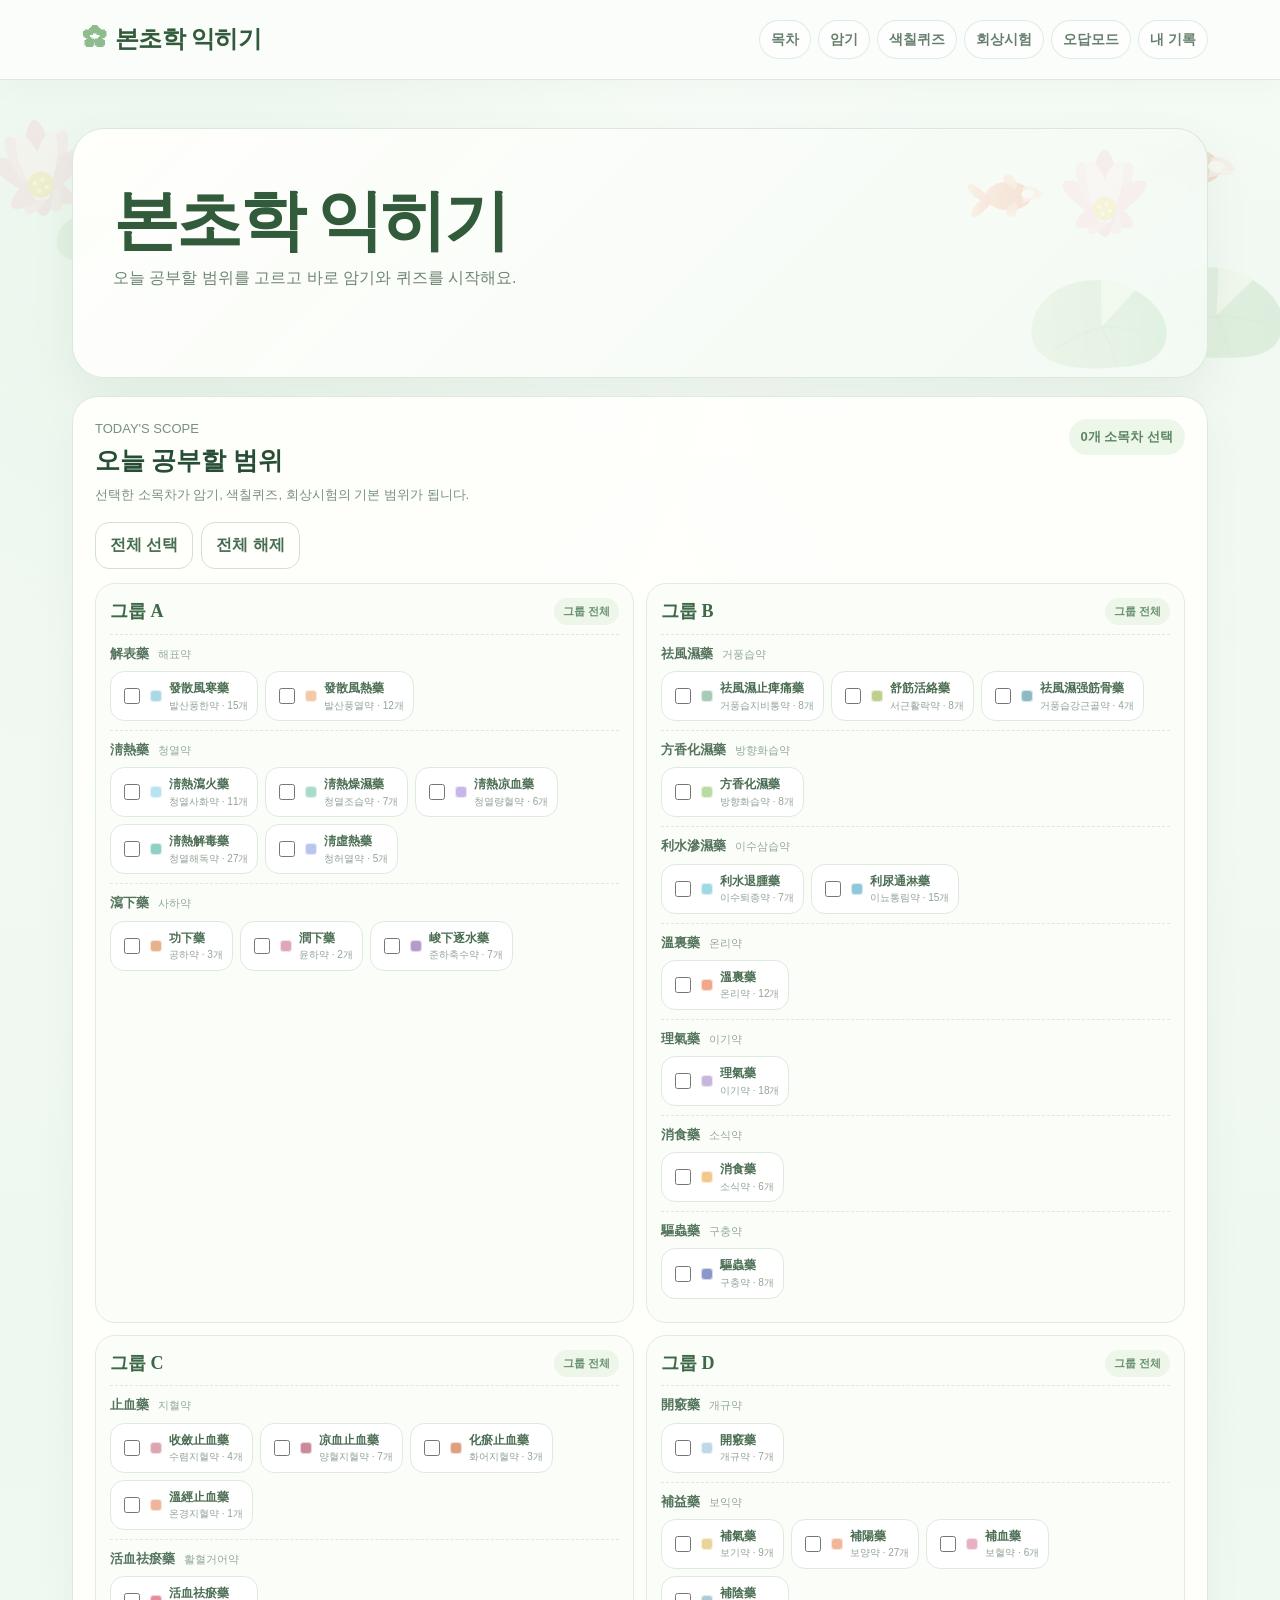
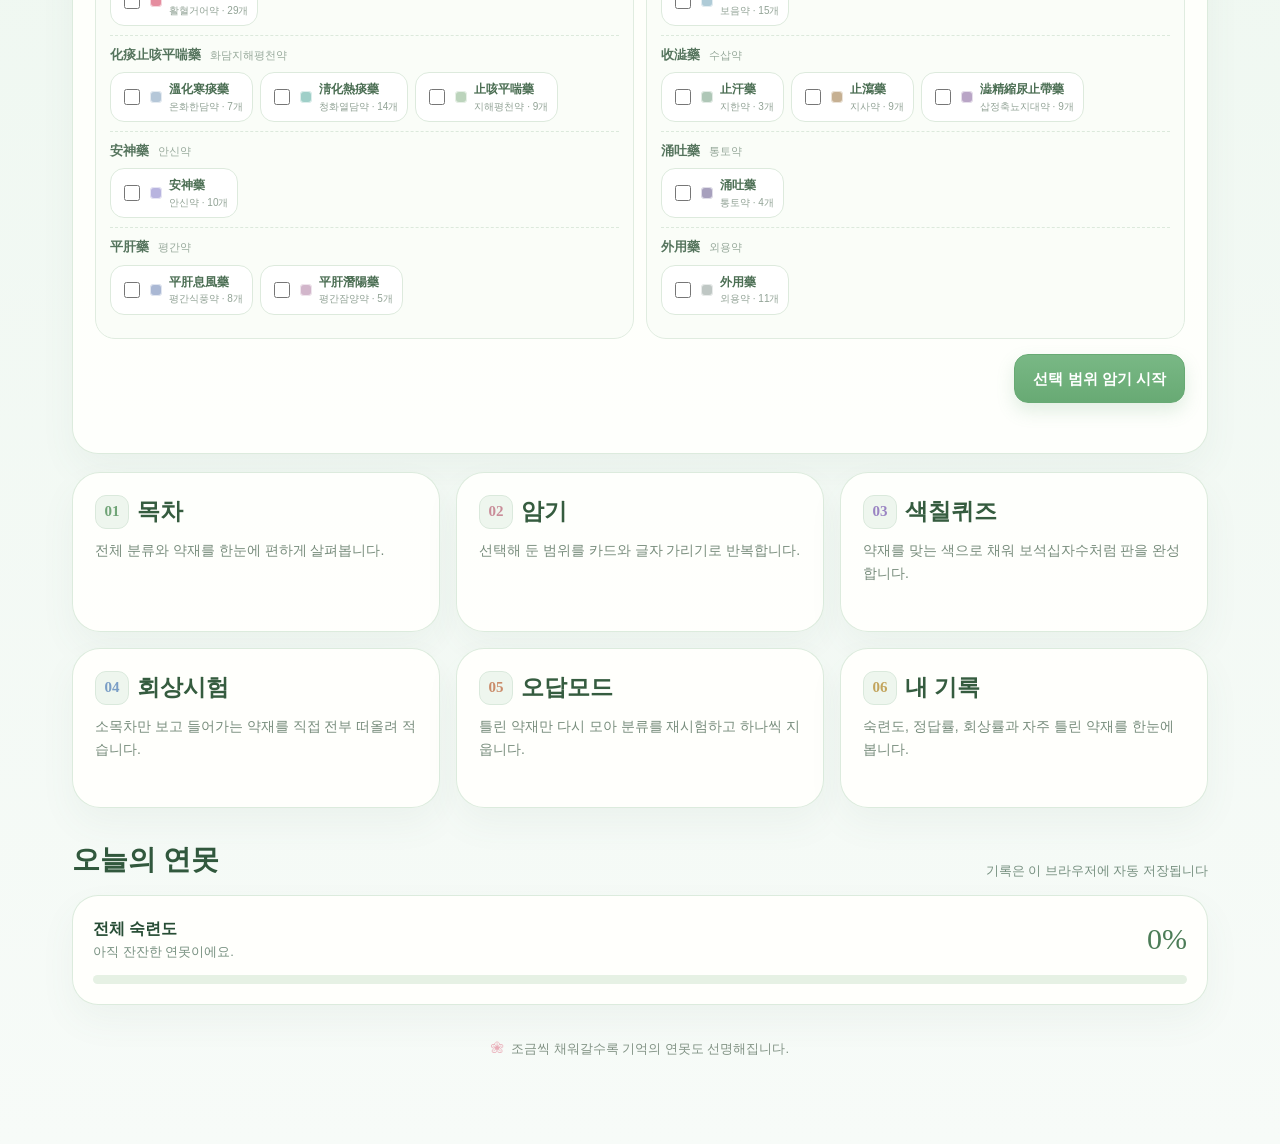
<file: index.html>
<!doctype html>
<html lang="ko">
<head>
  <meta charset="utf-8">
  <meta name="viewport" content="width=device-width,initial-scale=1">
  <title>본초학 익히기</title>
  <link rel="stylesheet" href="styles.css">
</head>
<body>
  <div id="nav"></div>
  <main class="wrap">
    <section class="hero">
      <span class="hero-fish" aria-hidden="true"></span>
      <h1>본초학 익히기</h1>
      <p>오늘 공부할 범위를 고르고 바로 암기와 퀴즈를 시작해요.</p>
    </section>

    <section class="memory-scope card" style="margin-top:18px">
      <div class="memory-scope-head">
        <div>
          <div class="small">TODAY'S SCOPE</div>
          <h3>오늘 공부할 범위</h3>
          <p class="small">선택한 소목차가 암기, 색칠퀴즈, 회상시험의 기본 범위가 됩니다.</p>
        </div>
        <div class="scope-count" id="scopeCount">0개 선택</div>
      </div>
      <div class="memory-scope-actions">
        <button class="btn" id="all" type="button">전체 선택</button>
        <button class="btn" id="none" type="button">전체 해제</button>
      </div>
      <div class="memory-scope-groups" id="scopeGroups"></div>
      <div class="memory-scope-start">
        <a class="btn primary big" href="memorize.html" id="startMemorize">선택 범위 암기 시작</a>
      </div>
      <div class="scope-error small" id="scopeError" aria-live="polite"></div>
    </section>

    <section class="menu-grid" style="margin-top:18px">
      <a class="menu-card" href="toc.html"><div class="menu-title-row"><div class="num">01</div><strong>목차</strong></div><p>전체 분류와 약재를 한눈에 편하게 살펴봅니다.</p></a>
      <a class="menu-card" href="memorize.html"><div class="menu-title-row"><div class="num">02</div><strong>암기</strong></div><p>선택해 둔 범위를 카드와 글자 가리기로 반복합니다.</p></a>
      <a class="menu-card" href="color-quiz.html"><div class="menu-title-row"><div class="num">03</div><strong>색칠퀴즈</strong></div><p>약재를 맞는 색으로 채워 보석십자수처럼 판을 완성합니다.</p></a>
      <a class="menu-card" href="recall.html"><div class="menu-title-row"><div class="num">04</div><strong>회상시험</strong></div><p>소목차만 보고 들어가는 약재를 직접 전부 떠올려 적습니다.</p></a>
      <a class="menu-card" href="review.html"><div class="menu-title-row"><div class="num">05</div><strong>오답모드</strong></div><p>틀린 약재만 다시 모아 분류를 재시험하고 하나씩 지웁니다.</p></a>
      <a class="menu-card" href="records.html"><div class="menu-title-row"><div class="num">06</div><strong>내 기록</strong></div><p>숙련도, 정답률, 회상률과 자주 틀린 약재를 한눈에 봅니다.</p></a>
    </section>

    <section class="section-title"><h2>오늘의 연못</h2><span class="small">기록은 이 브라우저에 자동 저장됩니다</span></section>
    <div class="card"><div style="display:flex;justify-content:space-between;gap:12px;align-items:center"><div><strong>전체 숙련도</strong><div class="small" id="pondMessage">아직 잔잔한 연못이에요.</div></div><span id="avg" class="stat" style="font-size:30px">0%</span></div><div class="progress-track" style="margin-top:12px"><div class="progress-bar" id="avgbar"></div></div></div>
    <p class="footer-note">조금씩 채워갈수록 기억의 연못도 선명해집니다.</p>
    <div id="mobile"></div>
  </main>
  <script src="data.js"></script><script src="common.js"></script>
  <script>
    document.getElementById('nav').innerHTML=nav('home');
    document.getElementById('mobile').innerHTML=mobileNav();
    const allLeaves=flattenSubcategories();
    let selected=new Set(getScope());
    const scopeGroups=document.getElementById('scopeGroups');
    function updateCount(){document.getElementById('scopeCount').textContent=`${selected.size}개 소목차 선택`}
    function renderPicker(){
      scopeGroups.innerHTML=HERB_DATA.map((g,gi)=>`<section class="memory-scope-group"><div class="memory-scope-group-head"><strong>${g.group}</strong><button class="scope-mini" type="button" data-group="${gi}">그룹 전체</button></div>${g.categories.map(c=>`<div class="memory-scope-category"><h4>${c.name} <small>${c.ko}</small></h4><div class="memory-scope-chips">${c.subcategories.map(s=>`<label class="scope-chip ${selected.has(s.name)?'on':''}" style="--sig:${s.color}"><input type="checkbox" data-name="${s.name}" ${selected.has(s.name)?'checked':''}><span class="swatch" style="background:${s.color}"></span><span><strong>${s.name}</strong><small>${s.ko} · ${s.herbs.length}개</small></span></label>`).join('')}</div></div>`).join('')}</section>`).join('');
      scopeGroups.querySelectorAll('input[type=checkbox]').forEach(x=>x.addEventListener('change',e=>{e.target.checked?selected.add(e.target.dataset.name):selected.delete(e.target.dataset.name);setScope([...selected]);e.target.closest('.scope-chip').classList.toggle('on',e.target.checked);updateCount()}));
      scopeGroups.querySelectorAll('.scope-mini').forEach(btn=>btn.addEventListener('click',()=>{const g=HERB_DATA[+btn.dataset.group];const names=g.categories.flatMap(c=>c.subcategories.map(s=>s.name));const allOn=names.every(n=>selected.has(n));names.forEach(n=>allOn?selected.delete(n):selected.add(n));setScope([...selected]);renderPicker()}));
      updateCount();
    }
    document.getElementById('all').onclick=()=>{selected=new Set(allLeaves.map(s=>s.name));setScope([...selected]);renderPicker()};
    document.getElementById('none').onclick=()=>{selected=new Set();setScope([]);renderPicker()};
    document.getElementById('startMemorize').addEventListener('click',e=>{if(!selected.size){e.preventDefault();document.getElementById('scopeError').textContent='먼저 공부할 소목차를 하나 이상 골라 주세요.'}});
    renderPicker();
    const a=avgProgress();document.getElementById('avg').textContent=a+'%';document.getElementById('avgbar').style.width=a+'%';document.getElementById('pondMessage').textContent=a<25?'아직 잔잔한 연못이에요.':a<60?'연잎 사이로 색이 조금씩 차오르고 있어요.':a<85?'분류 색이 제법 또렷해졌어요!':'거의 다 익었어요. 마지막까지 단단하게!';
  </script>
</body></html>
</file>
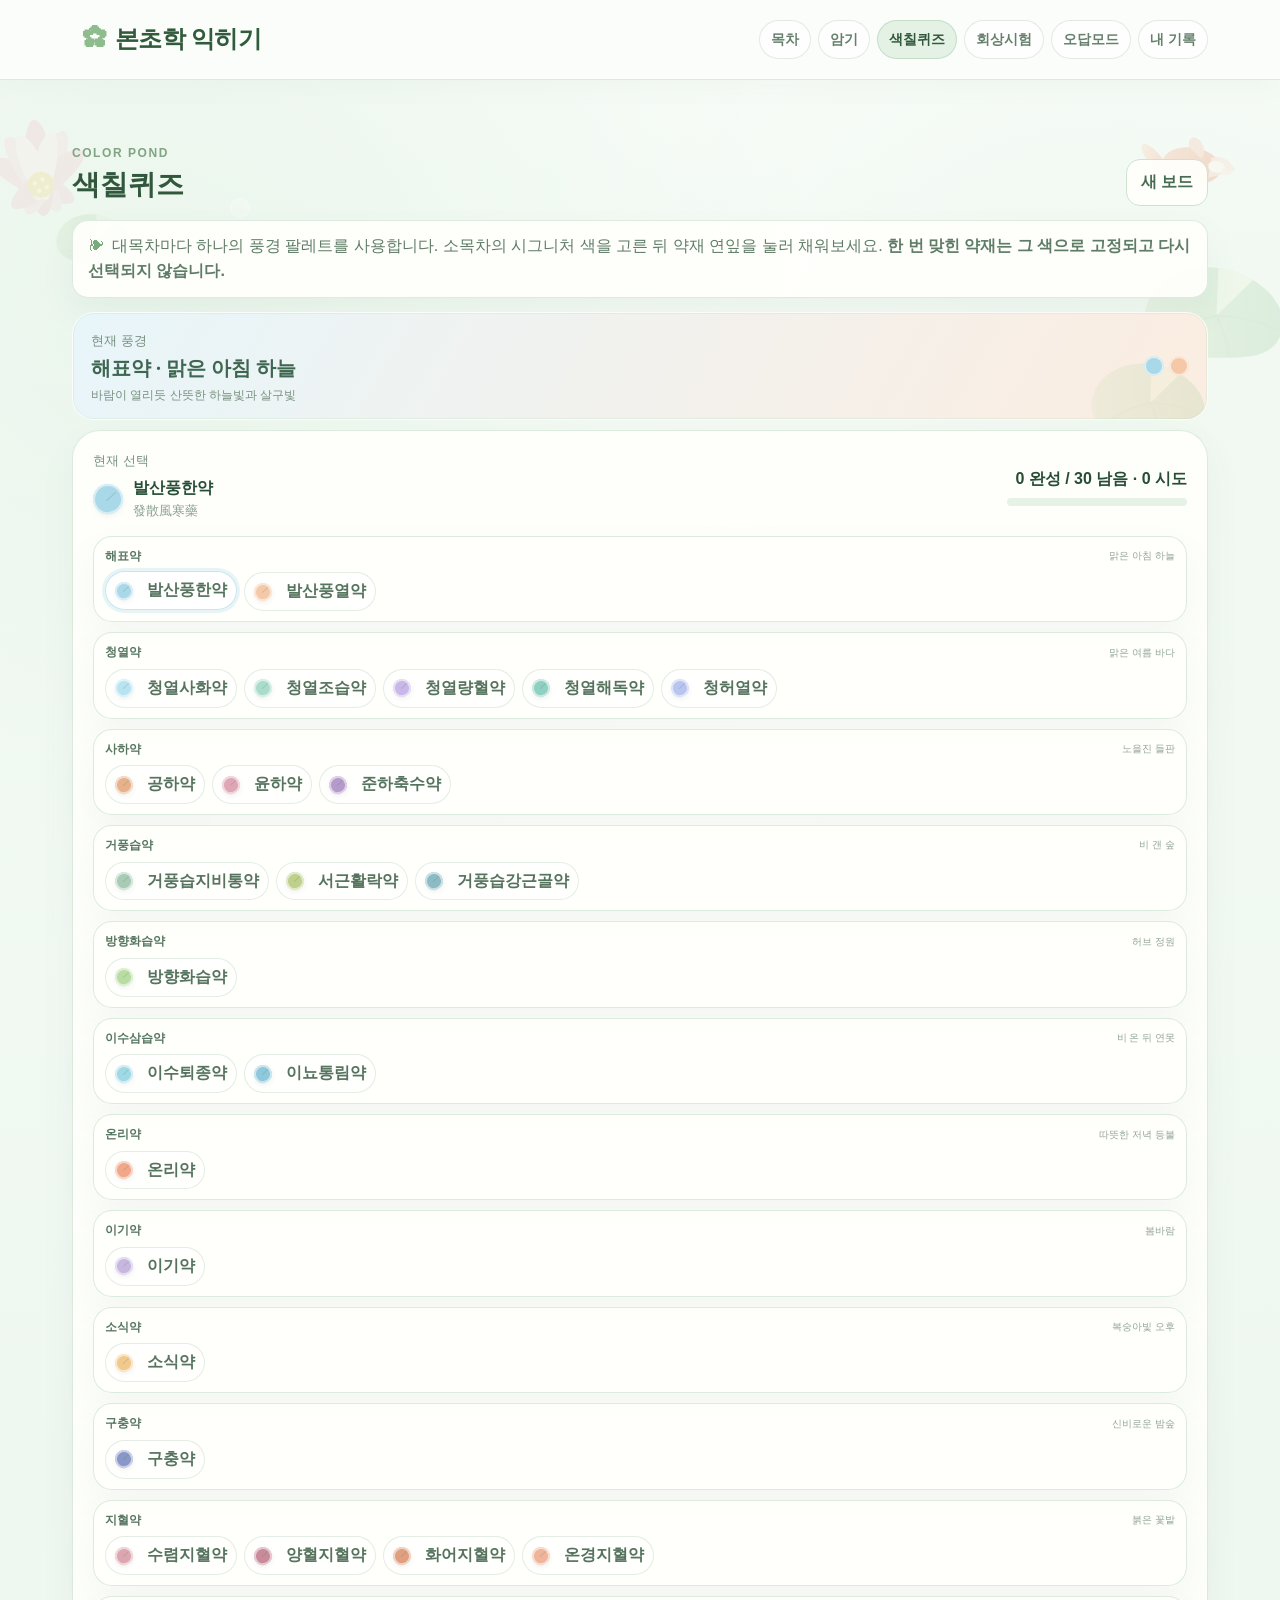
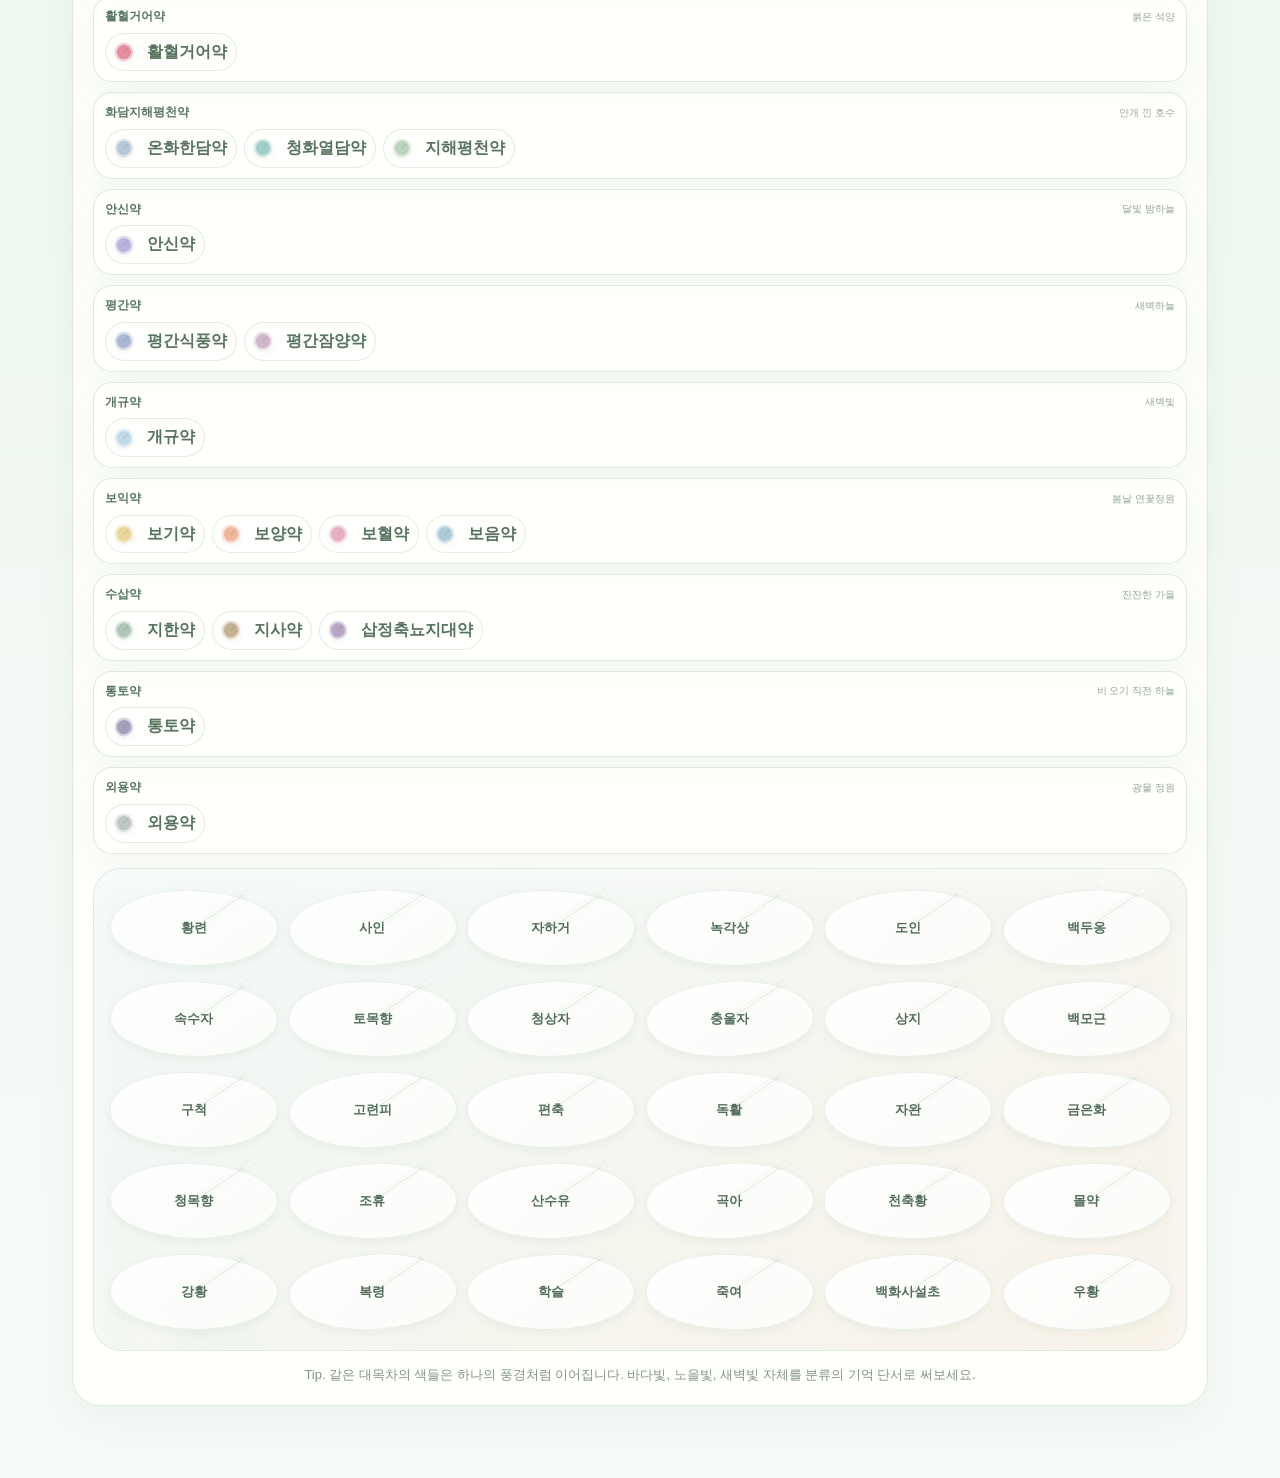
<file: color-quiz.html>
<!doctype html><html lang="ko"><head><meta charset="utf-8"><meta name="viewport" content="width=device-width,initial-scale=1"><title>색칠퀴즈 | 본초학 익히기</title><link rel="stylesheet" href="styles.css"></head><body><div id="nav"></div><main class="wrap"><section class="section-title"><div><div class="eyebrow">COLOR POND</div><h2>색칠퀴즈</h2></div><button class="btn" id="new">새 보드</button></section><div class="notice">대목차마다 하나의 풍경 팔레트를 사용합니다. 소목차의 시그니처 색을 고른 뒤 약재 연잎을 눌러 채워보세요. <strong>한 번 맞힌 약재는 그 색으로 고정되고 다시 선택되지 않습니다.</strong></div><div class="color-theme-banner" id="themeBanner"><div><span class="small">현재 풍경</span><div class="theme-name" id="themeName"></div><span class="theme-desc" id="themeDesc"></span></div><div class="theme-dots" id="themeDots"></div></div><div class="gem-shell"><div class="gem-toolbar"><div><div class="small">현재 선택</div><div class="current-paint" id="currentPaint"></div></div><div class="gem-score-wrap"><strong id="score">0 / 0</strong><div class="gem-progress"><span id="gemProgress"></span></div></div></div><div class="gem-legend" id="legend"></div><div class="gem-board-wrap" id="boardWrap"><div class="gem-board" id="mosaic"></div></div><div class="small gem-help">Tip. 같은 대목차의 색들은 하나의 풍경처럼 이어집니다. 바다빛, 노을빛, 새벽빛 자체를 분류의 기억 단서로 써보세요.</div></div><div id="mobile"></div></main><script src="data.js"></script><script src="common.js"></script><script>
document.getElementById('nav').innerHTML=nav('color-quiz');document.getElementById('mobile').innerHTML=mobileNav();
const BOARD_KEY='herbColorBoardV2';
const THEMES={
'解表藥':{name:'맑은 아침 하늘',desc:'바람이 열리듯 산뜻한 하늘빛과 살구빛',a:'#CDEAF3',b:'#F8DDC7'},
'淸熱藥':{name:'맑은 여름 바다',desc:'열을 식혀주는 아쿠아, 민트, 라벤더빛',a:'#CBEAF4',b:'#D7EEE5'},
'瀉下藥':{name:'노을진 들판',desc:'아래로 내려앉는 듯한 피치, 로즈, 보랏빛 노을',a:'#F3D2B7',b:'#E9CEDB'},
'祛風濕藥':{name:'비 갠 숲',desc:'젖은 잎과 이끼가 맑아지는 세이지 숲빛',a:'#D2E6D8',b:'#DEE8C4'},
'方香化濕藥':{name:'허브 정원',desc:'향긋하고 가벼운 어린잎의 연두빛',a:'#DDECCB',b:'#EFF5DE'},
'利水滲濕藥':{name:'비 온 뒤 연못',desc:'물이 흘러가는 듯한 옅은 청록과 물빛',a:'#D1EDF3',b:'#D8EEF0'},
'溫裏藥':{name:'따뜻한 저녁 등불',desc:'속을 데우는 부드러운 살구와 앰버빛',a:'#F7D2BE',b:'#F8E4C7'},
'理氣藥':{name:'봄바람',desc:'막힘 없이 흐르는 라일락과 연하늘빛',a:'#E4DDF2',b:'#DDEEF0'},
'消食藥':{name:'복숭아빛 오후',desc:'가볍고 포근한 피치와 크림빛',a:'#F7E0BE',b:'#FAE8D3'},
'驅蟲藥':{name:'신비로운 밤숲',desc:'깊지만 무겁지 않은 청보라 밤빛',a:'#D9DDF1',b:'#D4E4DC'},
'止血藥':{name:'붉은 꽃밭',desc:'말린 장미와 산호빛이 차분하게 번지는 풍경',a:'#F0D2D7',b:'#F3DDD3'},
'活血祛瘀藥':{name:'붉은 석양',desc:'정체된 혈이 다시 흐르는 듯한 코랄 석양빛',a:'#F3C9D2',b:'#F6D8C9'},
'化痰止咳平喘藥':{name:'안개 낀 호수',desc:'호흡처럼 옅게 번지는 회청, 민트, 연녹빛',a:'#DFE8EF',b:'#DBECE7'},
'安神藥':{name:'달빛 밤하늘',desc:'잠들기 전처럼 고요한 라벤더 달빛',a:'#E1DFF1',b:'#E8EAF6'},
'平肝藥':{name:'새벽하늘',desc:'푸른 회색에서 연보라로 밝아지는 새벽빛',a:'#DCE3EF',b:'#E9DCE8'},
'開竅藥':{name:'새벽빛',desc:'막힌 감각이 열리듯 맑고 밝은 아이스블루',a:'#E2EFF4',b:'#F5F0D8'},
'補益藥':{name:'봄날 연꽃정원',desc:'채우고 길러주는 크림, 피치, 연꽃핑크, 연못빛',a:'#F4E8C8',b:'#E6EEDC'},
'收澁藥':{name:'잔잔한 가을',desc:'거두어들이는 베이지, 올리브, 말린 꽃빛',a:'#E7E0D0',b:'#DFE7DA'},
'涌吐藥':{name:'비 오기 직전 하늘',desc:'힘이 모이는 듯한 흐린 보라와 청회색',a:'#DFDDEA',b:'#D9E2E6'},
'外用藥':{name:'광물 정원',desc:'돌과 광물처럼 담백한 샌드, 세이지그레이',a:'#E5E8E4',b:'#EDE9DF'}
};
let leaves=scopeLeaves();if(!leaves.length)leaves=flattenSubcategories();let selected=leaves[0],tiles=[],correct=0,attempted=0;const legend=document.getElementById('legend'),mosaic=document.getElementById('mosaic'),paintBox=document.getElementById('currentPaint'),boardWrap=document.getElementById('boardWrap');
function shuffle(a){for(let i=a.length-1;i>0;i--){const j=Math.floor(Math.random()*(i+1));[a[i],a[j]]=[a[j],a[i]]}return a}
function themeFor(s){return THEMES[s.category]||{name:'연못 팔레트',desc:'부드러운 파스텔 색으로 기억해보세요.',a:'#DDEEDF',b:'#EEF7EF'}}
function saveBoard(){localStorage.setItem(BOARD_KEY,JSON.stringify({scope:leaves.map(s=>s.name),tiles:tiles.map(t=>({h:t.h,sub:t.s.name,done:!!t.done})),attempted}))}
function loadBoard(){try{const x=JSON.parse(localStorage.getItem(BOARD_KEY)||'null');if(!x||!Array.isArray(x.tiles)||!Array.isArray(x.scope))return false;const now=leaves.map(s=>s.name);if(x.scope.length!==now.length||!x.scope.every(n=>now.includes(n)))return false;const map=new Map(leaves.map(s=>[s.name,s]));const restored=x.tiles.map(t=>({h:t.h,s:map.get(t.sub),done:!!t.done})).filter(t=>t.s&&t.s.herbs.includes(t.h));if(!restored.length)return false;tiles=restored;attempted=Number.isFinite(x.attempted)?x.attempted:0;correct=tiles.filter(t=>t.done).length;return true}catch(e){return false}}
function newBoard(){const pool=[];leaves.forEach(s=>s.herbs.forEach(h=>pool.push({h,s,done:false})));shuffle(pool);tiles=pool.slice(0,Math.min(30,pool.length));correct=0;attempted=0;saveBoard();render()}
function updateTheme(){const t=themeFor(selected);document.getElementById('themeName').textContent=`${selected.categoryKo} · ${t.name}`;document.getElementById('themeDesc').textContent=t.desc;const banner=document.getElementById('themeBanner');banner.style.setProperty('--theme-a',t.a);banner.style.setProperty('--theme-b',t.b);boardWrap.style.setProperty('--theme-a',t.a);boardWrap.style.setProperty('--theme-b',t.b);const related=flattenSubcategories().filter(x=>x.category===selected.category);document.getElementById('themeDots').innerHTML=related.map(x=>`<i style="--dot:${x.color}" title="${x.ko}"></i>`).join('')}
function updateTop(){paintBox.innerHTML=`<span class="paint-gem" style="--gem:${selected.color}"></span><span><b>${selected.ko}</b><small>${selected.name}</small></span>`;document.getElementById('score').textContent=`${correct} 완성 / ${tiles.length-correct} 남음 · ${attempted} 시도`;document.getElementById('gemProgress').style.width=`${tiles.length?Math.round(correct/tiles.length*100):0}%`;updateTheme()}
function renderLegend(){const byCat=new Map();leaves.forEach(s=>{if(!byCat.has(s.category))byCat.set(s.category,[]);byCat.get(s.category).push(s)});legend.innerHTML=[...byCat.entries()].map(([cat,subs])=>{const t=themeFor(subs[0]);return `<section class="palette-group" style="--theme-a:${t.a};--theme-b:${t.b}"><div class="palette-group-head"><strong>${subs[0].categoryKo}</strong><span>${t.name}</span></div><div class="palette-buttons">${subs.map(s=>{const i=leaves.indexOf(s);return `<button class="gem-legend-btn ${selected.name===s.name?'selected':''}" style="--gem:${s.color}" data-i="${i}" title="${s.name}"><span class="legend-gem" style="--gem:${s.color}"></span><span>${s.ko}</span></button>`}).join('')}</div></section>`}).join('');legend.querySelectorAll('button').forEach(b=>b.onclick=()=>{selected=leaves[+b.dataset.i];renderLegend();updateTop()})}
function render(){renderLegend();mosaic.innerHTML='';tiles.forEach((t,i)=>{const d=document.createElement('button');d.className=`gem-tile${t.done?' filled':''}`;d.type='button';d.innerHTML=`<span class="gem-label">${plainHerb(t.h)}</span>`;d.dataset.i=i;if(t.done){d.disabled=true;d.dataset.done='1';d.style.setProperty('--gem',t.s.color);d.title=`완료 · ${t.s.ko} · ${t.s.name}`;d.setAttribute('aria-label',`${plainHerb(t.h)} 완료, ${t.s.ko}`)}else{d.setAttribute('aria-label',`${plainHerb(t.h)} 분류 선택`);d.onclick=()=>paint(d,t)}mosaic.appendChild(d)});updateTop();if(correct===tiles.length)mosaic.classList.add('complete')}
function paint(el,t){if(t.done)return;attempted++;const ok=selected.name===t.s.name;recordColor(ok);if(ok){correct++;t.done=true;el.dataset.done='1';el.disabled=true;el.classList.add('filled');el.style.setProperty('--gem',t.s.color);el.title=`완료 · ${t.s.ko} · ${t.s.name}`;el.setAttribute('aria-label',`${plainHerb(t.h)} 완료, ${t.s.ko}`);addProgress(t.s.name,2);saveBoard()}else{el.classList.remove('wrong');void el.offsetWidth;el.classList.add('wrong');addMistake(t.h);saveBoard();setTimeout(()=>el.classList.remove('wrong'),520)}updateTop();if(correct===tiles.length)setTimeout(()=>mosaic.classList.add('complete'),80)}
document.getElementById('new').onclick=()=>{mosaic.classList.remove('complete');localStorage.removeItem(BOARD_KEY);newBoard()};if(loadBoard())render();else newBoard();
</script></body></html>
</file>
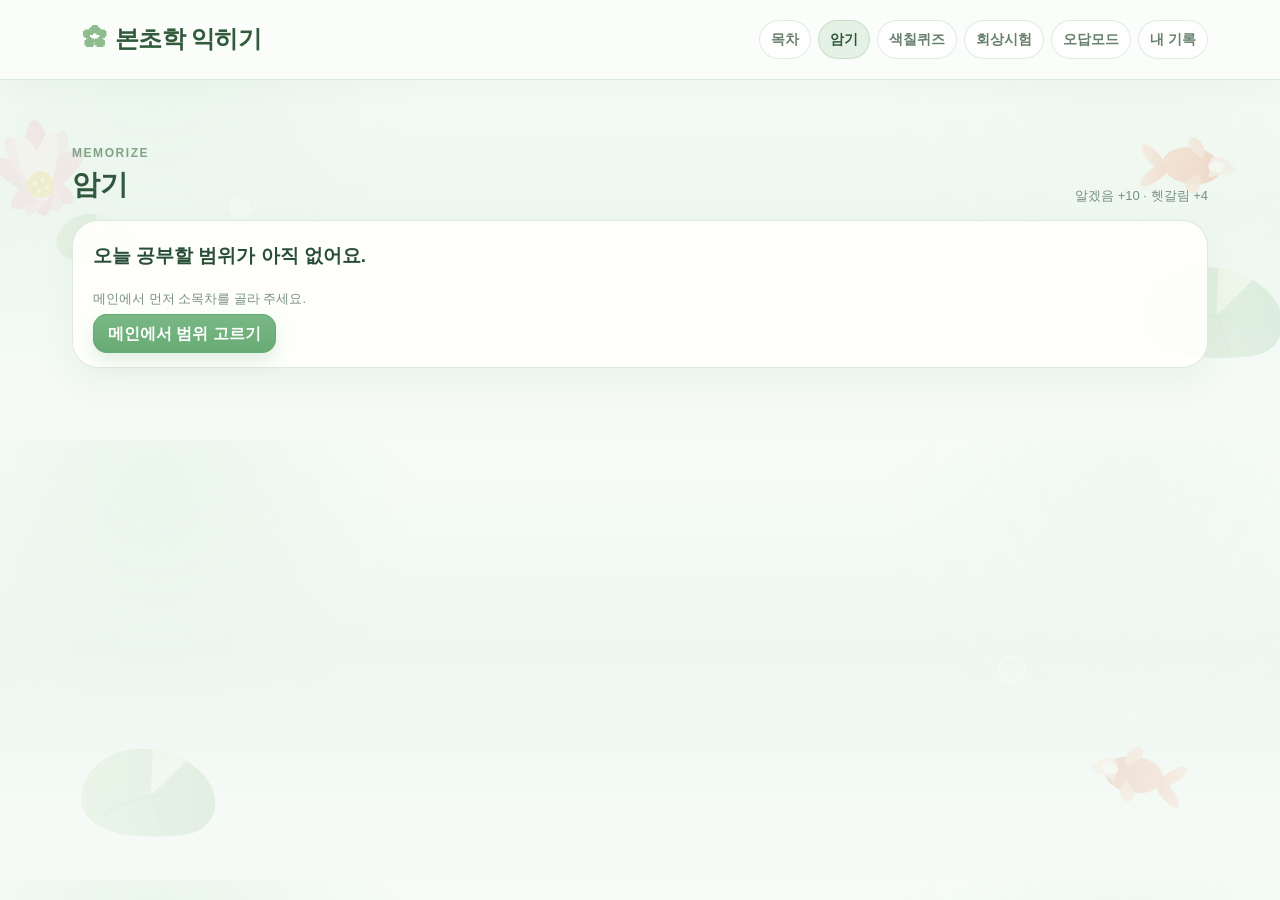
<file: memorize.html>
<!doctype html>
<html lang="ko">
<head>
  <meta charset="utf-8">
  <meta name="viewport" content="width=device-width,initial-scale=1">
  <title>암기 | 본초학 익히기</title>
  <link rel="stylesheet" href="styles.css">
</head>
<body>
  <div id="nav"></div>
  <main class="wrap">
    <section class="section-title">
      <div><div class="eyebrow">MEMORIZE</div><h2>암기</h2></div>
      <span class="small">알겠음 +10 · 헷갈림 +4</span>
    </section>

    <section id="emptyScope" class="card" hidden>
      <h3 style="margin-top:0">오늘 공부할 범위가 아직 없어요.</h3>
      <p class="small">메인에서 먼저 소목차를 골라 주세요.</p>
      <a class="btn primary" href="index.html">메인에서 범위 고르기</a>
    </section>

    <section id="studyArea" hidden>
      <div class="study-topline">
        <div class="study-mode-tabs">
          <button class="btn primary" data-mode="card" type="button">분류 카드</button>
          <button class="btn" data-mode="mask" type="button">글자 가리기</button>
        </div>
        <div class="study-scope-summary">
          <span id="studySummary"></span>
          <a class="btn" href="index.html">공부 범위 바꾸기</a>
        </div>
      </div>

      <label class="shuffle-option" style="margin:12px 0 14px">
        <input id="shuffleToggle" type="checkbox">
        <span class="shuffle-check">↝</span>
        <span><strong>선택한 약재 전부 랜덤으로 섞기</strong><small>체크하면 현재 선택 범위의 약재를 소목차 구분 없이 한 덱으로 섞어서 바로 암기합니다.</small></span>
      </label>

      <div class="memorize-layout">
        <aside class="card side-list" id="side"></aside>
        <section>
          <div id="cardMode">
            <div class="memory-card-shell">
              <button class="memory-arrow" id="prevCard" type="button" aria-label="이전 약재"><span>‹</span></button>
              <div class="card memory-card" id="card"></div>
              <button class="memory-arrow" id="nextCard" type="button" aria-label="다음 약재"><span>›</span></button>
            </div>
            <div class="memory-actions">
              <button class="btn" id="no" type="button">모름</button>
              <button class="btn" id="maybe" type="button">헷갈림</button>
              <button class="btn primary" id="yes" type="button">알겠음</button>
            </div>
          </div>
          <div id="maskMode" hidden>
            <div class="card mask-study-card">
              <div class="mask-head">
                <div><div class="small">소목차 암기판</div><h3 id="maskTitle"></h3></div>
                <div class="mask-controls" id="maskControls">
                  <button class="btn" data-level="0" type="button">전체</button><button class="btn" data-level="30" type="button">30%</button><button class="btn primary" data-level="50" type="button">50%</button><button class="btn" data-level="70" type="button">70%</button><button class="btn" data-level="100" type="button">100%</button>
                </div>
              </div>
              <div class="small" id="maskHint">약재 글자의 일부를 가리고 빈칸을 머릿속으로 복원해 보세요.</div>
              <div class="mask-herb-grid" id="maskGrid"></div>
              <div class="mask-foot"><button class="btn" id="reshuffle" type="button">가림 위치 바꾸기</button><button class="btn primary" id="showAnswers" type="button">정답 보기</button></div>
            </div>
          </div>
        </section>
      </div>
    </section>
    <div id="mobile"></div>
  </main>

  <script src="data.js"></script><script src="common.js"></script>
  <script>
    document.getElementById('nav').innerHTML=nav('memorize');document.getElementById('mobile').innerHTML=mobileNav();
    const allLeaves=flattenSubcategories();let leaves=scopeLeaves();
    let si=0,hi=0,revealed=false,mode='card',maskLevel=50,maskSeed=Math.random(),shuffleAll=false,deck=[],deckIndex=0;
    const studyArea=document.getElementById('studyArea'),emptyScope=document.getElementById('emptyScope'),side=document.getElementById('side'),card=document.getElementById('card'),cardMode=document.getElementById('cardMode'),maskMode=document.getElementById('maskMode');
    function fisherYates(arr){const a=[...arr];for(let i=a.length-1;i>0;i--){const j=Math.floor(Math.random()*(i+1));[a[i],a[j]]=[a[j],a[i]]}return a}
    function buildDeck(){deck=fisherYates(leaves.flatMap(s=>s.herbs.map(h=>({herb:h,leaf:s}))));deckIndex=0}
    function updateSummary(){const count=leaves.reduce((n,s)=>n+s.herbs.length,0);document.getElementById('studySummary').textContent=shuffleAll?`${leaves.length}개 소목차 · 약재 ${count}개 랜덤 덱`:`${leaves.length}개 소목차 · 약재 ${count}개`}
    function renderSide(){const p=getProgress();if(shuffleAll&&mode==='card'){side.innerHTML=`<div class="shuffle-side-note"><span class="shuffle-orbit">↝</span><strong>랜덤 덱</strong><p>선택한 ${leaves.length}개 소목차의 약재를 한꺼번에 섞어 출제 중입니다.</p><div class="small">${Math.min(deckIndex+1,deck.length)} / ${deck.length}</div></div>`;return}side.innerHTML=leaves.map((s,i)=>{const v=p[s.name]||0,alpha=.50+.50*v/100,weight=Math.min(800,600+Math.round(v*2));return `<div class="side-item ${i===si?'active':''}" data-i="${i}"><span class="swatch" style="display:inline-block;background:${s.color};margin-right:8px"></span><span class="progress-name" style="color:${withAlpha(s.color,alpha)};font-weight:${weight}">${s.name}</span><div class="small">${s.ko} · ${v}%</div></div>`}).join('');side.querySelectorAll('.side-item').forEach(x=>x.onclick=()=>{si=+x.dataset.i;hi=0;revealed=false;maskSeed=Math.random();render()})}
    function currentCardItem(){if(shuffleAll)return deck[deckIndex%deck.length];const s=leaves[si],h=s.herbs[hi%s.herbs.length];return {herb:h,leaf:s}}
    function renderCard(){const item=currentCardItem(),s=item.leaf,h=item.herb,pos=shuffleAll?`${deckIndex+1} / ${deck.length}`:`${hi+1} / ${s.herbs.length}`;card.innerHTML=`<div class="small">${pos}${shuffleAll?' · 랜덤 덱':''}</div><div class="herb">${h}</div>${revealed?`<div class="path"><span style="display:inline-block;width:12px;height:12px;border-radius:4px;background:${s.color};margin-right:6px"></span>${s.group} → ${s.category} → <strong>${s.name}</strong></div>`:`<button class="btn" id="reveal" style="margin-top:26px" type="button">분류 보기</button>`}`;const r=document.getElementById('reveal');if(r)r.onclick=()=>{revealed=true;renderCard()}}
    function seeded(i,j){const x=Math.sin((i+1)*912.13+(j+1)*77.7+maskSeed*9999)*43758.5453;return x-Math.floor(x)}
    function maskText(text,idx){if(maskLevel===0)return text;let charIndex=0;return [...text].map(ch=>{if(/\s|[()（）]/.test(ch))return ch;const should=maskLevel===100||seeded(idx,charIndex++)<(maskLevel/100);return should?'□':ch}).join('')}
    function renderMask(){const s=leaves[si];document.getElementById('maskTitle').innerHTML=`<span class="legend-gem" style="--gem:${s.color}"></span>${s.ko} <small>${s.name}</small>`;document.getElementById('maskGrid').innerHTML=s.herbs.map((h,i)=>`<button class="mask-herb" type="button" data-i="${i}" title="눌러서 한 항목만 확인"><span class="mask-num">${String(i+1).padStart(2,'0')}</span><span class="mask-text">${maskText(h,i)}</span></button>`).join('');document.querySelectorAll('.mask-herb').forEach(b=>b.onclick=()=>{const i=+b.dataset.i;b.querySelector('.mask-text').textContent=s.herbs[i];b.classList.add('peek')});document.querySelectorAll('#maskControls button').forEach(b=>b.classList.toggle('primary',+b.dataset.level===maskLevel));document.getElementById('maskHint').textContent=maskLevel===0?'전체 글자를 보며 순서와 덩어리를 익혀 보세요.':maskLevel===100?'완전 가림입니다. 번호와 약재 수만 보고 전부 떠올려 보세요.':`약 ${maskLevel}%의 글자를 가렸습니다. 빈칸을 복원한 뒤 눌러 확인하세요.`}
    function render(){renderSide();if(mode==='card')renderCard();else renderMask()}
    function moveCard(step){revealed=false;if(shuffleAll){if(!deck.length)buildDeck();deckIndex=(deckIndex+step+deck.length)%deck.length}else if(step>0){hi++;const s=leaves[si];if(hi>=s.herbs.length){hi=0;si=(si+1)%leaves.length}}else{hi--;if(hi<0){si=(si-1+leaves.length)%leaves.length;hi=leaves[si].herbs.length-1}}render()}
    function next(delta){const item=currentCardItem();if(delta)addProgress(item.leaf.name,delta);moveCard(1)}
    document.getElementById('no').onclick=()=>next(0);document.getElementById('maybe').onclick=()=>next(4);document.getElementById('yes').onclick=()=>next(10);
    document.getElementById('prevCard').onclick=()=>moveCard(-1);document.getElementById('nextCard').onclick=()=>moveCard(1);
    document.getElementById('shuffleToggle').addEventListener('change',e=>{shuffleAll=e.target.checked;revealed=false;si=0;hi=0;if(shuffleAll)buildDeck();updateSummary();render()});
    document.querySelectorAll('.study-mode-tabs button').forEach(b=>b.onclick=()=>{mode=b.dataset.mode;document.querySelectorAll('.study-mode-tabs button').forEach(x=>x.classList.toggle('primary',x===b));cardMode.hidden=mode!=='card';maskMode.hidden=mode!=='mask';render()});
    document.querySelectorAll('#maskControls button').forEach(b=>b.onclick=()=>{maskLevel=+b.dataset.level;maskSeed=Math.random();renderMask()});document.getElementById('reshuffle').onclick=()=>{maskSeed=Math.random();renderMask()};document.getElementById('showAnswers').onclick=()=>{document.querySelectorAll('.mask-herb').forEach((b,i)=>{b.querySelector('.mask-text').textContent=leaves[si].herbs[i];b.classList.add('peek')})};
    if(!leaves.length){emptyScope.hidden=false}else{studyArea.hidden=false;updateSummary();render()}
  </script>
</body></html>
</file>
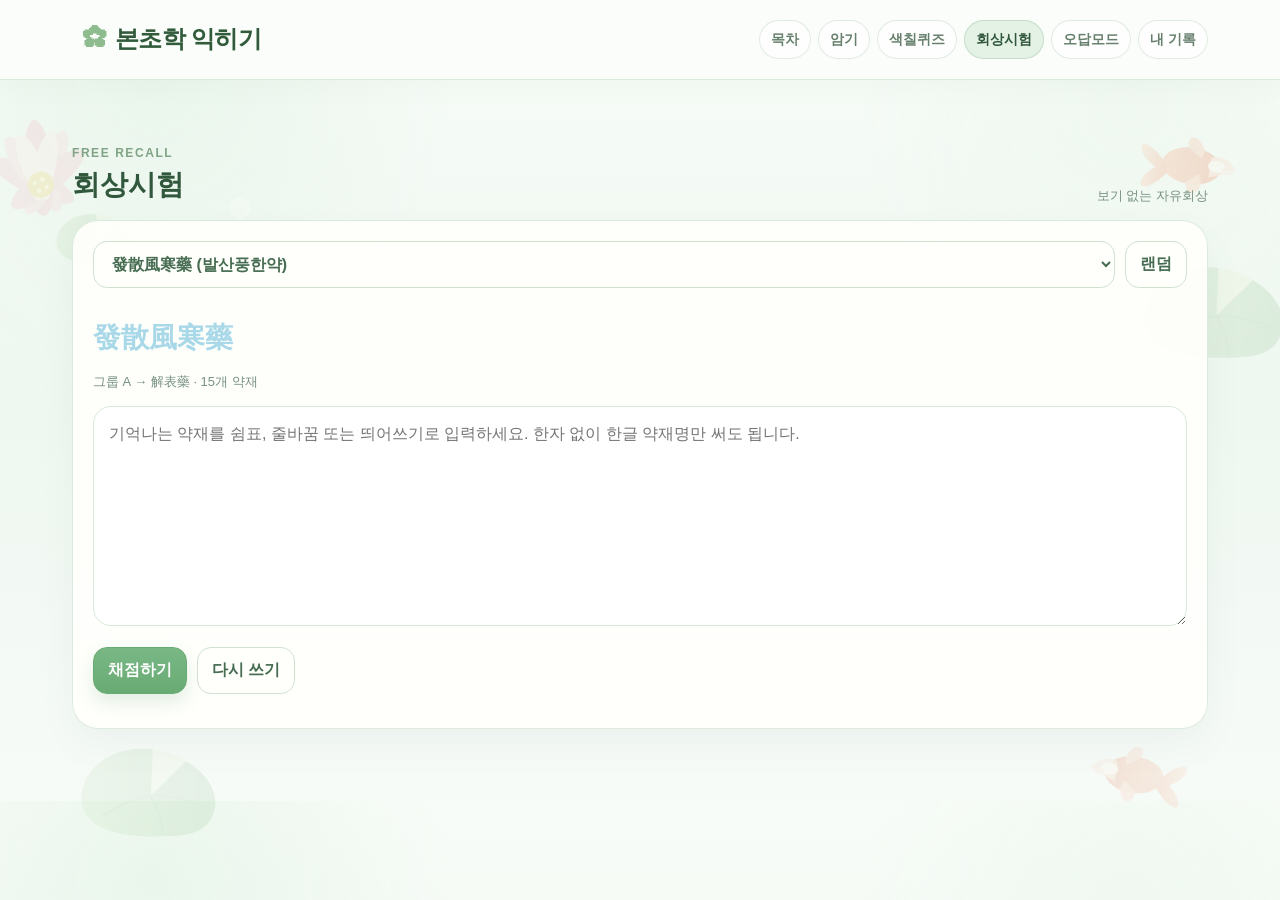
<file: recall.html>
<!doctype html><html lang="ko"><head><meta charset="utf-8"><meta name="viewport" content="width=device-width,initial-scale=1"><title>회상시험 | 本草 LAB</title><link rel="stylesheet" href="styles.css"></head><body><div id="nav"></div><main class="wrap"><section class="section-title"><div><div class="eyebrow">FREE RECALL</div><h2>회상시험</h2></div><span class="small">보기 없는 자유회상</span></section><div class="card recall-box"><div class="recall-select"><select id="sub" class="btn" style="flex:1"></select><button class="btn" id="random">랜덤</button></div><h3 id="prompt" style="font-size:28px;margin-bottom:6px"></h3><p class="small" id="meta"></p><textarea id="answer" placeholder="기억나는 약재를 쉼표, 줄바꿈 또는 띄어쓰기로 입력하세요. 한자 없이 한글 약재명만 써도 됩니다."></textarea><div class="toolbar"><button class="btn primary" id="grade">채점하기</button><button class="btn" id="clear">다시 쓰기</button></div><div id="result"></div></div><div id="mobile"></div></main><script src="data.js"></script><script src="common.js"></script><script>
document.getElementById('nav').innerHTML=nav('recall');document.getElementById('mobile').innerHTML=mobileNav();let leaves=scopeLeaves();if(!leaves.length)leaves=flattenSubcategories();const sel=document.getElementById('sub');sel.innerHTML=leaves.map((s,i)=>`<option value="${i}">${s.name} (${s.ko})</option>`).join('');function current(){return leaves[+sel.value||0]}function draw(){const s=current();document.getElementById('prompt').textContent=s.name;document.getElementById('prompt').style.color=s.color;document.getElementById('meta').textContent=`${s.group} → ${s.category} · ${s.herbs.length}개 약재`;document.getElementById('result').innerHTML=''}sel.onchange=draw;document.getElementById('random').onclick=()=>{sel.value=Math.floor(Math.random()*leaves.length);draw()};document.getElementById('clear').onclick=()=>{document.getElementById('answer').value='';document.getElementById('result').innerHTML=''};
document.getElementById('grade').onclick=()=>{const s=current();const raw=document.getElementById('answer').value.trim();const tokens=raw.split(/[\n,、/\s]+/).map(x=>x.trim()).filter(Boolean);const answers=new Set(tokens);const targets=s.herbs.map(plainHerb);const hit=targets.filter(x=>answers.has(x));const miss=targets.filter(x=>!answers.has(x));const extra=[...answers].filter(x=>!targets.includes(x));recordRecall(hit.length,targets.length);const ratio=targets.length?hit.length/targets.length:0;addProgress(s.name,Math.round(ratio*12));miss.forEach(x=>{const full=s.herbs.find(h=>plainHerb(h)===x);if(full)addMistake(full)});document.getElementById('result').innerHTML=`<div class="result-grid"><div><strong>기억함 ${hit.length}/${targets.length}</strong><div class="tag-wrap" style="margin-top:8px">${hit.map(x=>`<span class="tag hit">${x}</span>`).join('')||'<span class="small">없음</span>'}</div></div><div><strong>놓침 ${miss.length}</strong><div class="tag-wrap" style="margin-top:8px">${miss.map(x=>`<span class="tag miss">${x}</span>`).join('')||'<span class="small">없음</span>'}</div>${extra.length?`<p class="small">범위 밖 입력: ${extra.join(', ')}</p>`:''}</div></div>`};draw();
</script></body></html>
</file>
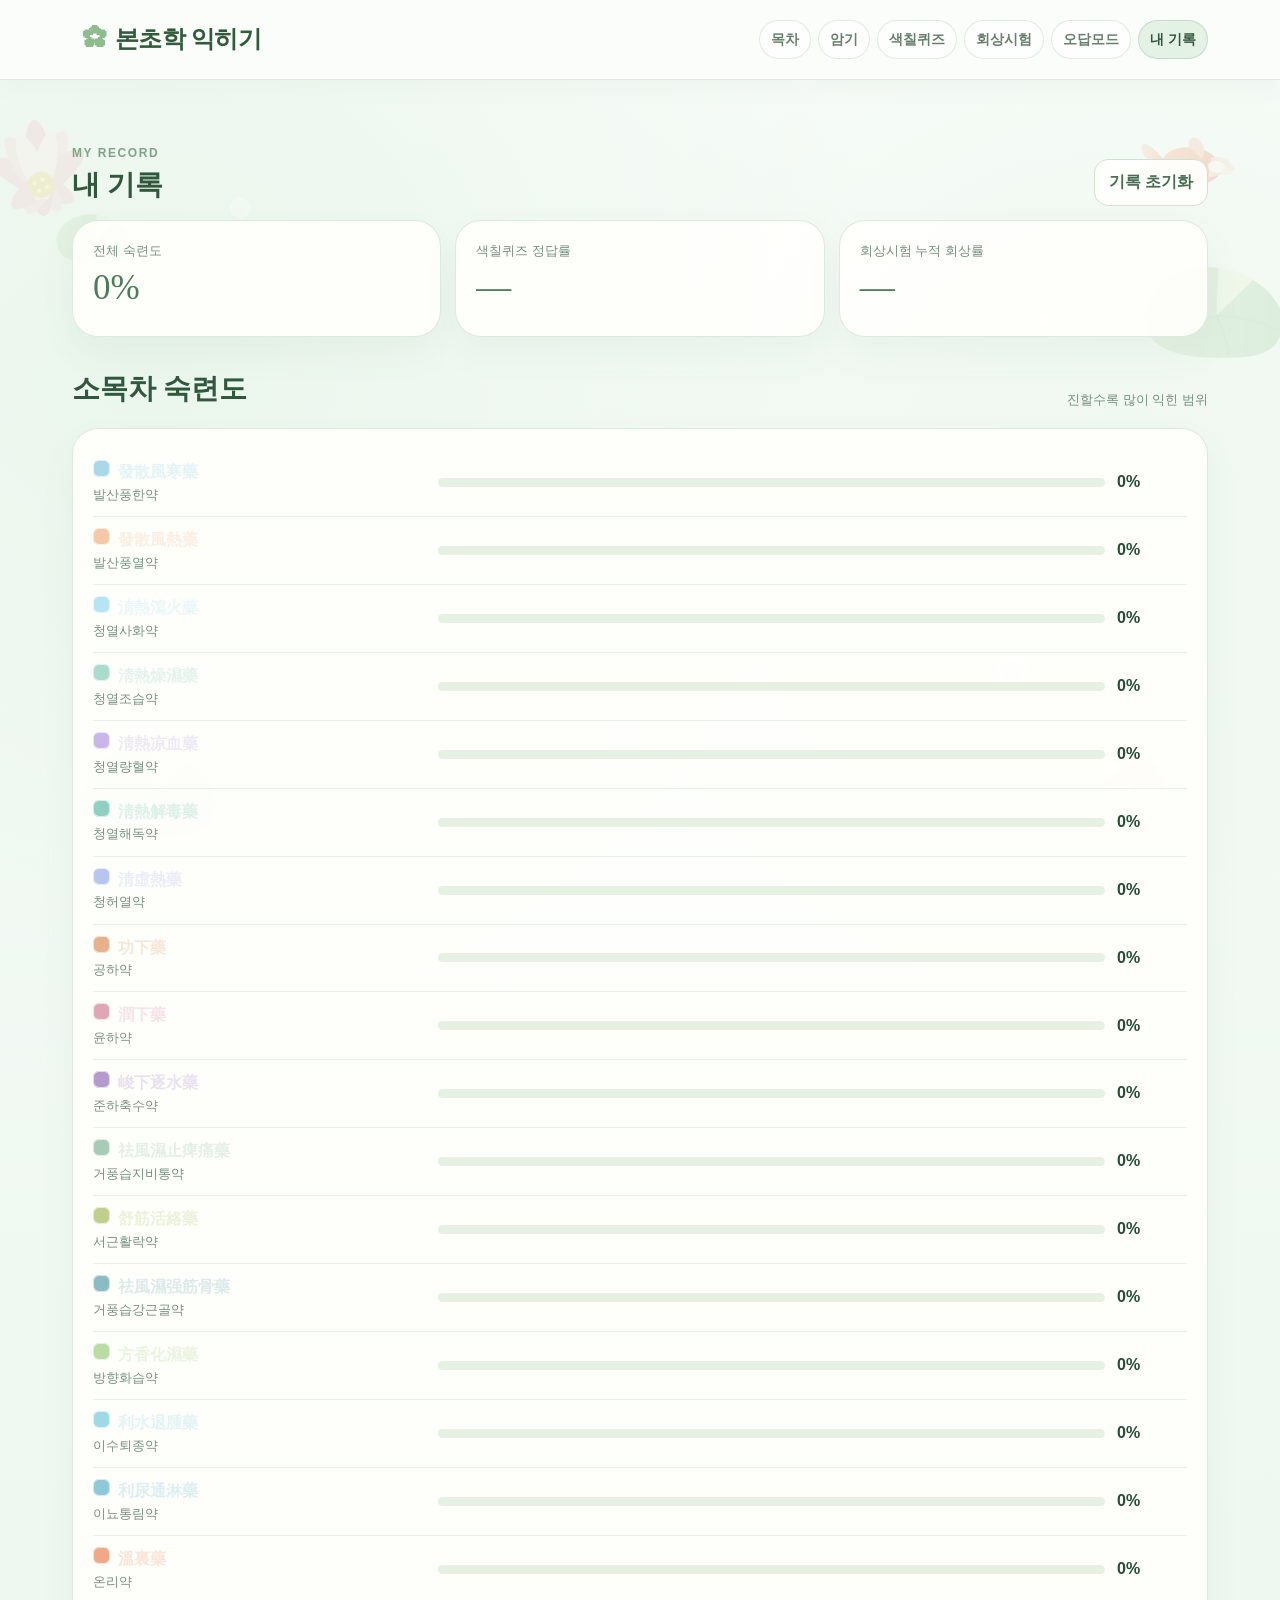
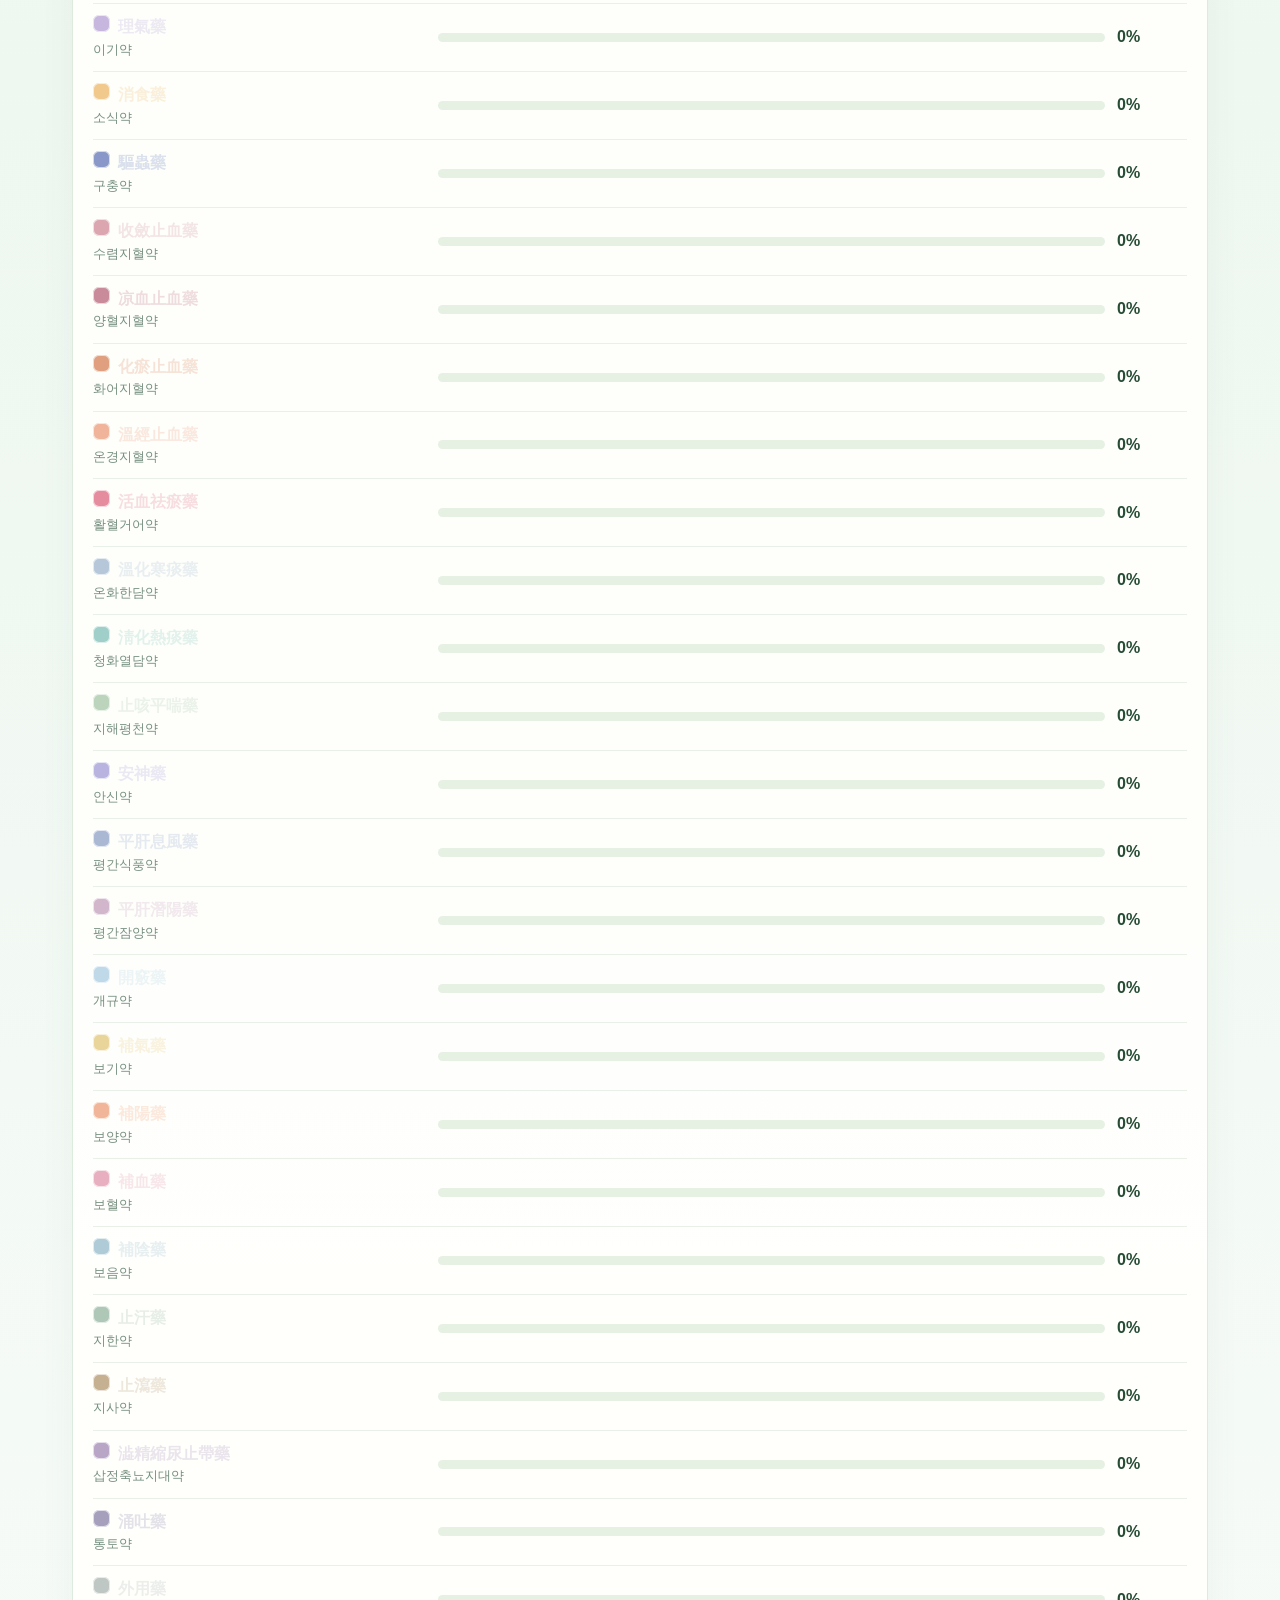
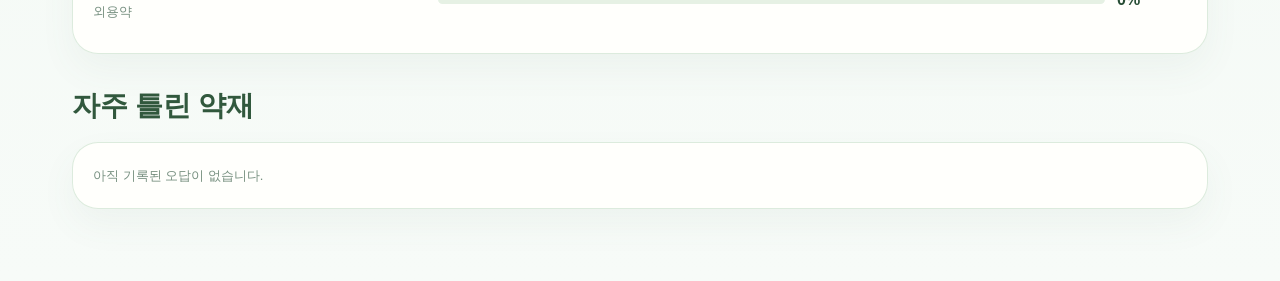
<file: records.html>
<!doctype html><html lang="ko"><head><meta charset="utf-8"><meta name="viewport" content="width=device-width,initial-scale=1"><title>내 기록 | 本草 LAB</title><link rel="stylesheet" href="styles.css"></head><body><div id="nav"></div><main class="wrap"><section class="section-title"><div><div class="eyebrow">MY RECORD</div><h2>내 기록</h2></div><button class="btn" id="reset">기록 초기화</button></section><div class="record-grid"><div class="card"><div class="small">전체 숙련도</div><div class="stat" id="avg"></div></div><div class="card"><div class="small">색칠퀴즈 정답률</div><div class="stat" id="color"></div></div><div class="card"><div class="small">회상시험 누적 회상률</div><div class="stat" id="recall"></div></div></div><section class="section-title"><h2>소목차 숙련도</h2><span class="small">진할수록 많이 익힌 범위</span></section><div class="card record-list" id="list"></div><section class="section-title"><h2>자주 틀린 약재</h2></section><div class="card" id="mistakes"></div><div id="mobile"></div></main><script src="data.js"></script><script src="common.js"></script><script>
document.getElementById('nav').innerHTML=nav('records');document.getElementById('mobile').innerHTML=mobileNav();function render(){const s=getStats(),p=getProgress(),m=getMistakes();document.getElementById('avg').textContent=avgProgress()+'%';document.getElementById('color').textContent=s.color.total?Math.round(s.color.correct/s.color.total*100)+'%':'—';document.getElementById('recall').textContent=s.recall.total?Math.round(s.recall.correct/s.recall.total*100)+'%':'—';document.getElementById('list').innerHTML=flattenSubcategories().map(x=>{const v=p[x.name]||0;return `<div class="record-row"><div><span class="swatch" style="display:inline-block;background:${x.color};margin-right:8px"></span><strong style="color:${withAlpha(x.color,.3+.7*v/100)}">${x.name}</strong><div class="small">${x.ko}</div></div><div class="progress-track"><div class="progress-bar" style="width:${v}%;background:${x.color}"></div></div><strong>${v}%</strong></div>`}).join('');const top=Object.entries(m).sort((a,b)=>b[1]-a[1]).slice(0,12);document.getElementById('mistakes').innerHTML=top.length?`<div class="tag-wrap">${top.map(([h,n])=>`<span class="tag miss">${plainHerb(h)} · ${n}회</span>`).join('')}</div>`:'<span class="small">아직 기록된 오답이 없습니다.</span>'}
document.getElementById('reset').onclick=()=>{if(confirm('암기 진행도와 퀴즈 기록을 모두 초기화할까요?')){Object.values(LS).forEach(k=>localStorage.removeItem(k));render()}};render();
</script></body></html>
</file>
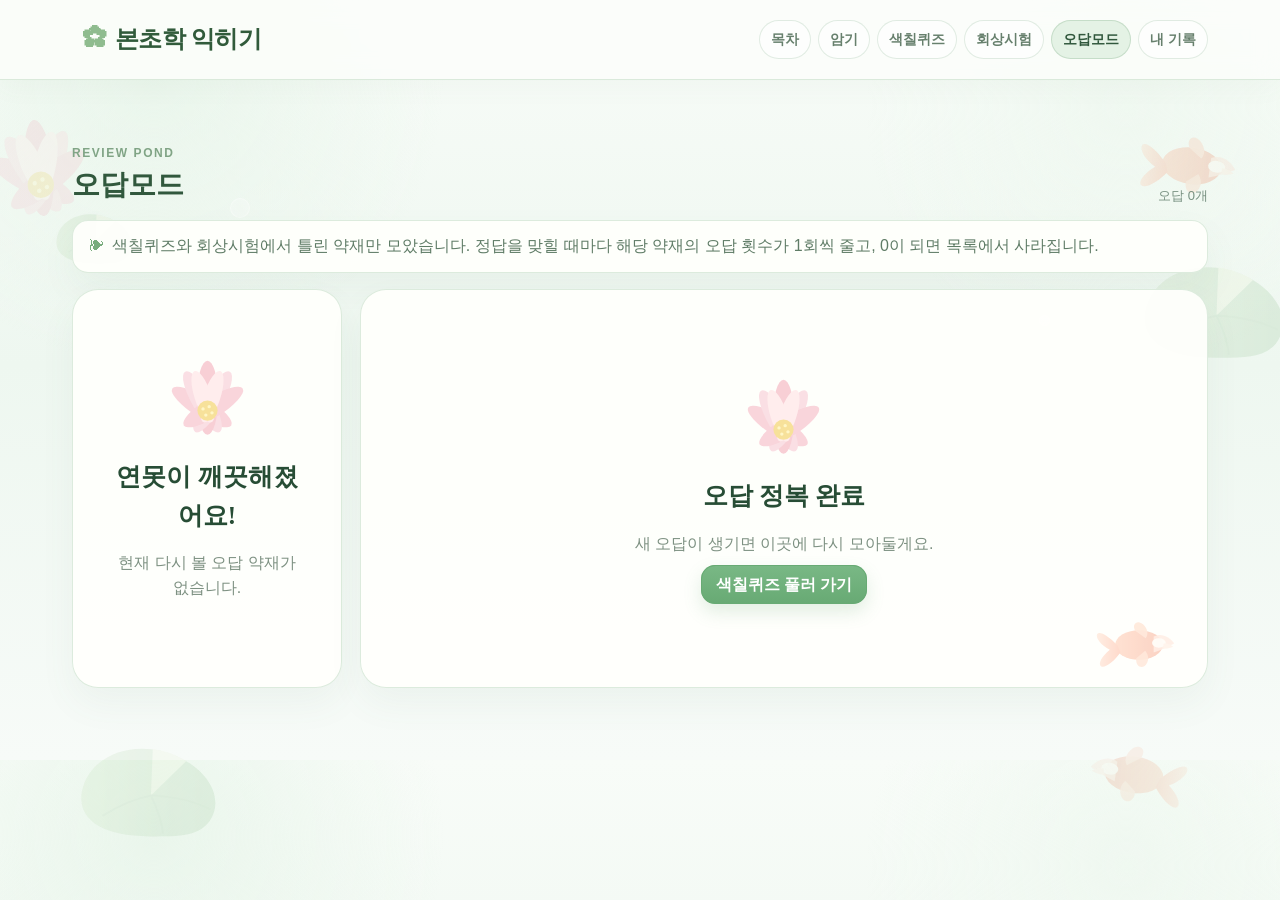
<file: review.html>
<!doctype html><html lang="ko"><head><meta charset="utf-8"><meta name="viewport" content="width=device-width,initial-scale=1"><title>오답모드 | 본초학</title><link rel="stylesheet" href="styles.css"></head><body><div id="nav"></div><main class="wrap"><section class="section-title"><div><div class="eyebrow">REVIEW POND</div><h2>오답모드</h2></div><span class="small" id="remain"></span></section><div class="notice">색칠퀴즈와 회상시험에서 틀린 약재만 모았습니다. 정답을 맞힐 때마다 해당 약재의 오답 횟수가 1회씩 줄고, 0이 되면 목록에서 사라집니다.</div><div class="review-layout" style="margin-top:16px"><aside class="card review-list" id="reviewList"></aside><section class="card review-card" id="reviewCard"></section></div><div id="mobile"></div></main><script src="data.js"></script><script src="common.js"></script><script>
document.getElementById('nav').innerHTML=nav('review');document.getElementById('mobile').innerHTML=mobileNav();
let items=[],currentIndex=0,locked=false;
function pickOptions(correct){
  const all=flattenSubcategories();
  const sameCat=all.filter(s=>s.name!==correct.name&&s.category===correct.category);
  const sameGroup=all.filter(s=>s.name!==correct.name&&s.group===correct.group&&!sameCat.some(x=>x.name===s.name));
  const others=all.filter(s=>s.name!==correct.name&&!sameCat.some(x=>x.name===s.name)&&!sameGroup.some(x=>x.name===s.name));
  const shuffle=a=>[...a].sort(()=>Math.random()-.5);
  const picks=[];
  [sameCat,sameGroup,others].forEach(pool=>shuffle(pool).forEach(s=>{if(picks.length<3&&!picks.some(x=>x.name===s.name))picks.push(s)}));
  return shuffle([correct,...picks]);
}
function refreshItems(){items=allMistakeItems();if(currentIndex>=items.length)currentIndex=0;document.getElementById('remain').textContent=items.length?`${items.length}개 약재 남음`:'오답 0개';}
function renderList(){const root=document.getElementById('reviewList');root.innerHTML=items.length?items.map((x,i)=>`<button type="button" class="review-herb ${i===currentIndex?'active':''}" data-i="${i}" style="width:100%;border:0;background:${i===currentIndex?'#eef7ec':'transparent'};color:inherit;cursor:pointer;text-align:left"><span><strong>${plainHerb(x.herb)}</strong><span class="small" style="display:block">${x.leaf.ko}</span></span><span class="tag miss">${x.count}회</span></button>`).join(''):`<div class="empty-state"><div class="pond-icon"></div><h3>연못이 깨끗해졌어요!</h3><p>현재 다시 볼 오답 약재가 없습니다.</p></div>`;root.querySelectorAll('[data-i]').forEach(b=>b.onclick=()=>{currentIndex=+b.dataset.i;locked=false;render()})}
function renderCard(){const root=document.getElementById('reviewCard');if(!items.length){root.innerHTML=`<div class="empty-state"><div class="pond-icon"></div><h3>오답 정복 완료</h3><p>새 오답이 생기면 이곳에 다시 모아둘게요.</p><a class="btn primary" href="color-quiz.html">색칠퀴즈 풀러 가기</a></div>`;return}
  const x=items[currentIndex],s=x.leaf,opts=pickOptions(s);locked=false;
  root.innerHTML=`<div class="small">오답 ${x.count}회 · 이 약재는 어느 소목차에 속할까요?</div><div class="review-word">${x.herb}</div><div class="review-options">${opts.map(o=>`<button class="review-option" type="button" data-name="${o.name}" style="border-bottom:7px solid ${o.color}">${o.ko}<span class="small" style="display:block">${o.name}</span></button>`).join('')}</div><div id="feedback" class="small" style="min-height:30px;margin-top:16px"></div>`;
  root.querySelectorAll('.review-option').forEach(btn=>btn.onclick=()=>answer(btn,x,s));
}
function answer(btn,x,s){if(locked)return;locked=true;const ok=btn.dataset.name===s.name;const fb=document.getElementById('feedback');if(ok){btn.classList.add('good');const left=reduceMistake(x.herb,1);addProgress(s.name,3);fb.innerHTML=`정답! <strong style="color:${s.color}">${s.ko}</strong>입니다. ${left?`이 약재 오답 ${left}회 남음`:'이 약재는 오답 연못에서 빠졌어요!'}`;setTimeout(()=>{refreshItems();if(items.length&&currentIndex>=items.length)currentIndex=0;render()},700)}else{btn.classList.add('bad');addMistake(x.herb);fb.textContent='아직 아니에요. 정답 색과 이름을 한 번 더 떠올려 보세요.';setTimeout(()=>{locked=false;btn.classList.remove('bad')},520)}}
function render(){refreshItems();renderList();renderCard()}
render();
</script></body></html>
</file>
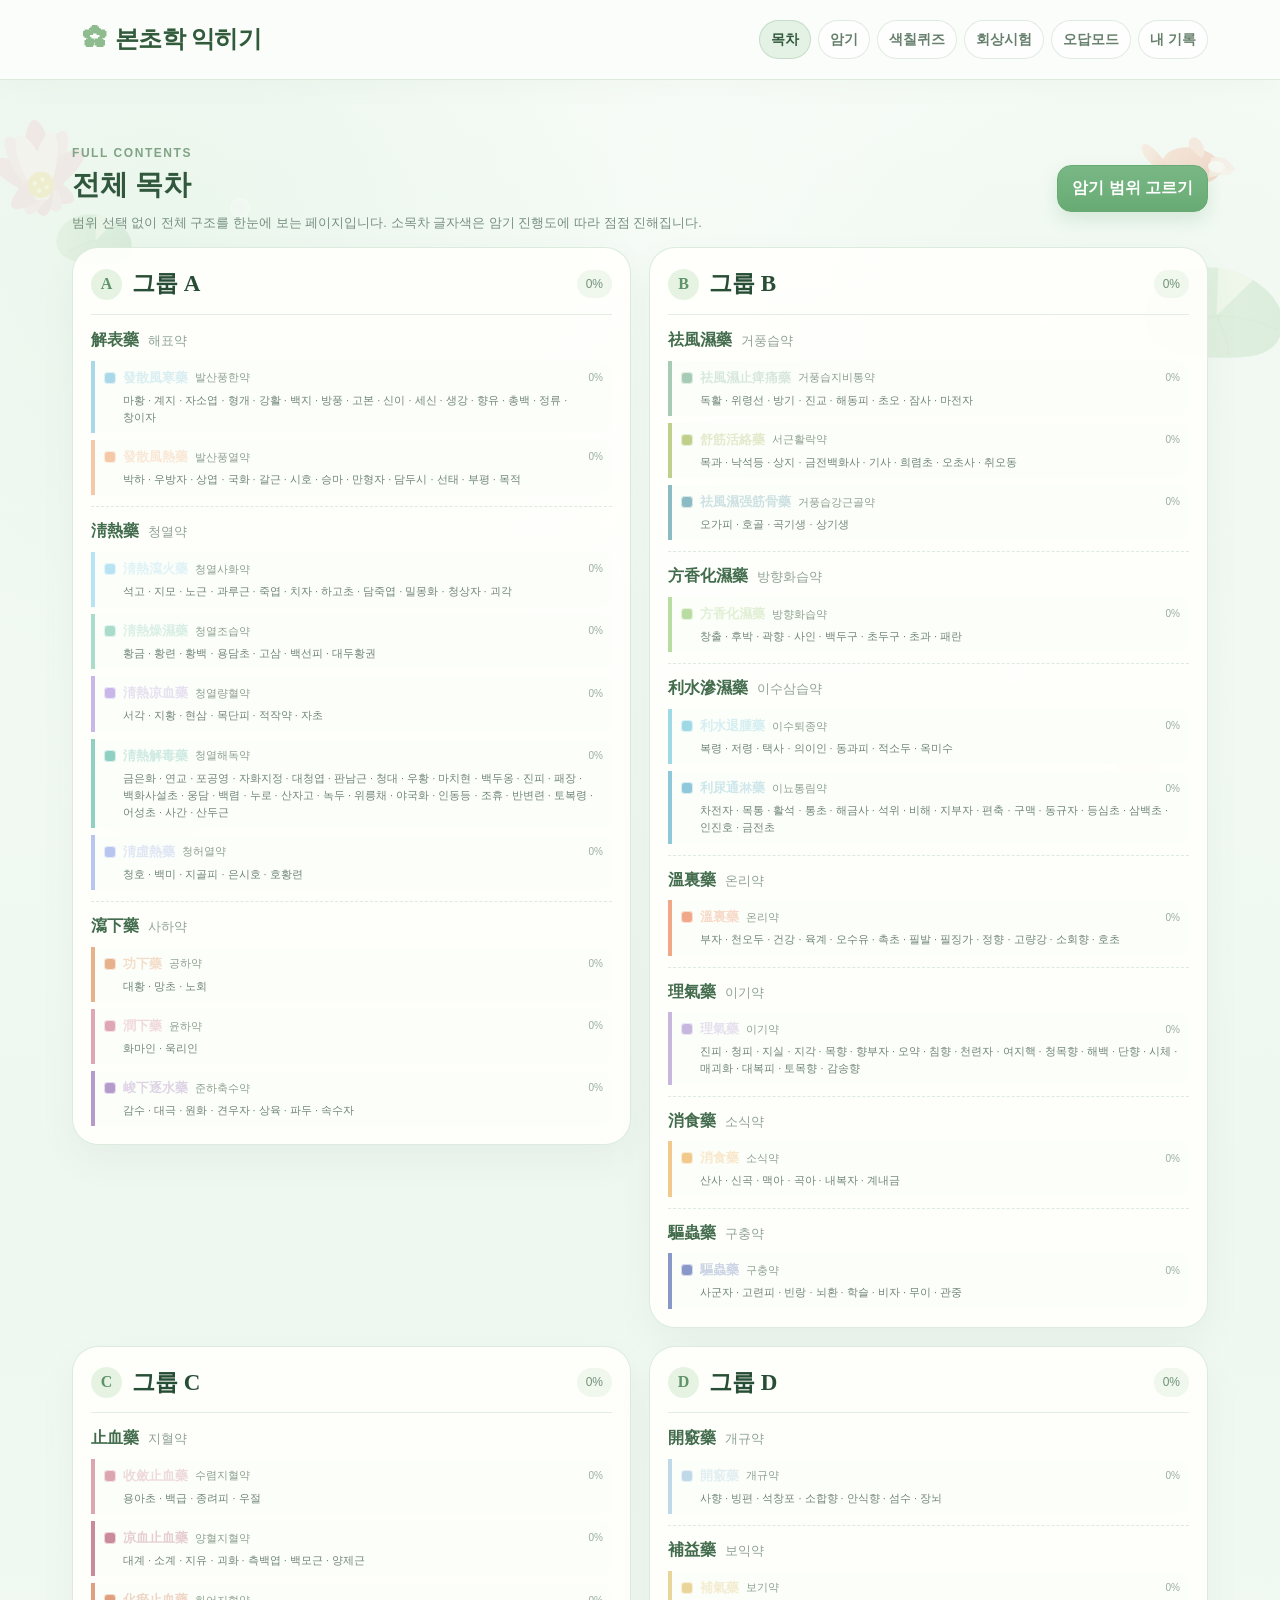
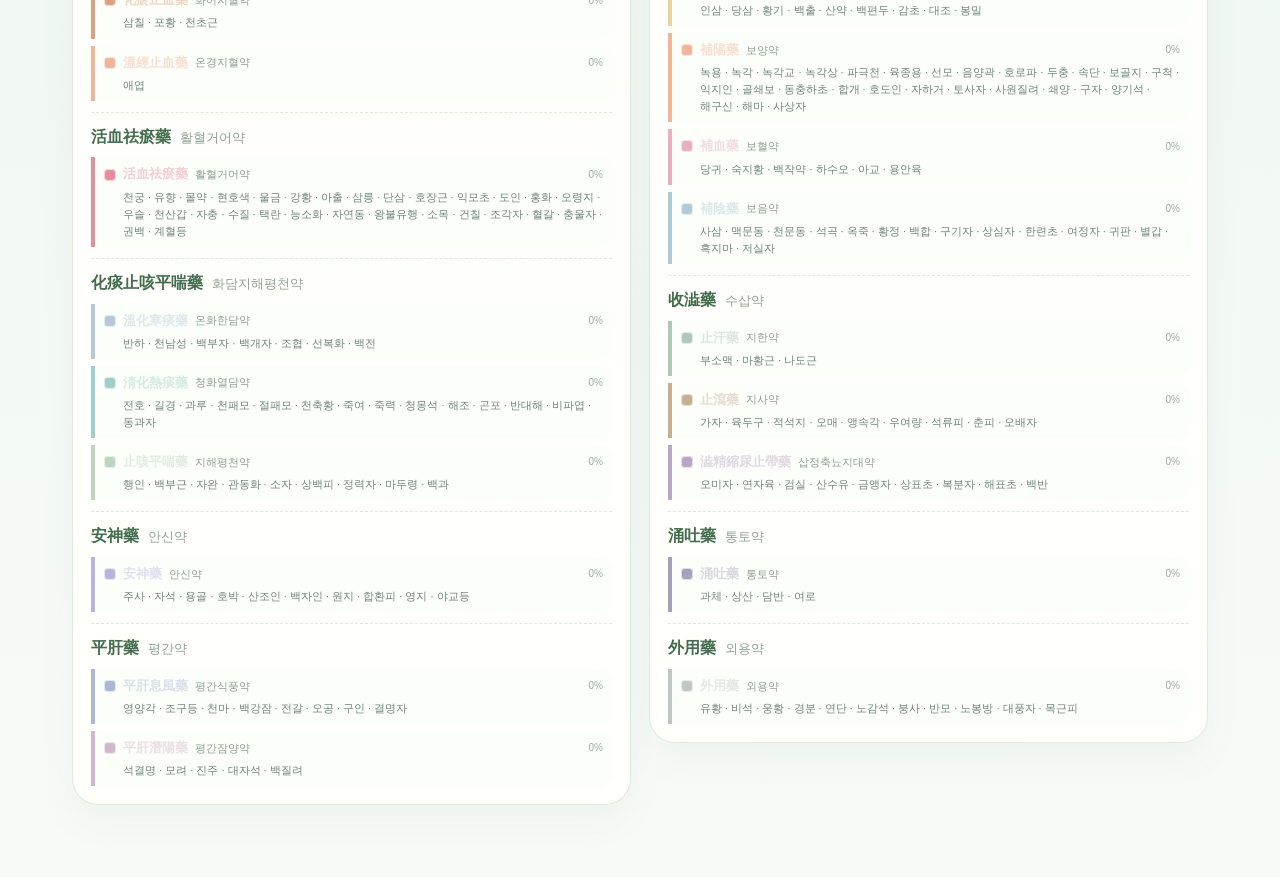
<file: toc.html>
<!doctype html>
<html lang="ko">
<head>
  <meta charset="utf-8">
  <meta name="viewport" content="width=device-width,initial-scale=1">
  <title>목차 | 본초학 익히기</title>
  <link rel="stylesheet" href="styles.css">
</head>
<body>
  <div id="nav"></div>
  <main class="wrap">
    <section class="section-title toc-title">
      <div>
        <div class="eyebrow">FULL CONTENTS</div>
        <h2>전체 목차</h2>
        <p class="small">범위 선택 없이 전체 구조를 한눈에 보는 페이지입니다. 소목차 글자색은 암기 진행도에 따라 점점 진해집니다.</p>
      </div>
      <a class="btn primary" href="memorize.html">암기 범위 고르기</a>
    </section>

    <div class="toc-overview" id="toc"></div>
    <div id="mobile"></div>
  </main>

  <script src="data.js"></script>
  <script src="common.js"></script>
  <script>
    document.getElementById('nav').innerHTML=nav('toc');
    document.getElementById('mobile').innerHTML=mobileNav();
    const root=document.getElementById('toc');
    const p=getProgress();

    root.innerHTML=HERB_DATA.map((g,gi)=>{
      const groupLeaves=g.categories.flatMap(c=>c.subcategories);
      const done=groupLeaves.length?Math.round(groupLeaves.reduce((a,s)=>a+(p[s.name]||0),0)/groupLeaves.length):0;
      return `<section class="toc-group card">
        <div class="toc-group-head">
          <div>
            <span class="toc-group-no">${String.fromCharCode(65+gi)}</span>
            <h2>${g.group}</h2>
          </div>
          <span class="toc-group-progress">${done}%</span>
        </div>
        <div class="toc-categories">
          ${g.categories.map(c=>`<article class="toc-category">
            <h3>${c.name} <small>${c.ko}</small></h3>
            <div class="toc-subs">
              ${c.subcategories.map(s=>{
                const v=p[s.name]||0;
                const alpha=.42+.58*v/100;
                const herbNames=s.herbs.map(h=>plainHerb(h)).join(' · ');
                return `<div class="toc-sub" style="--sig:${s.color}">
                  <div class="toc-sub-title">
                    <span class="swatch" style="background:${s.color}"></span>
                    <strong style="color:${withAlpha(s.color,alpha)};font-weight:${Math.min(850,600+Math.round(v*2.2))}">${s.name}</strong>
                    <span>${s.ko}</span>
                    <em>${v}%</em>
                  </div>
                  <p>${herbNames}</p>
                </div>`;
              }).join('')}
            </div>
          </article>`).join('')}
        </div>
      </section>`;
    }).join('');
  </script>
</body>
</html>
</file>
<file: styles.css>
:root{
  --bg:#edf8ef;--bg2:#f8fcf6;--paper:rgba(255,255,252,.88);--ink:#274d35;--ink2:#436b4e;
  --muted:#779080;--line:#d9eadb;--accent:#6fb47a;--accent2:#a9d6a4;--accent3:#d9efcf;
  --peach:#f7c0a9;--pink:#f6d4d8;--cream:#fff9e8;--shadow:0 18px 45px rgba(77,123,84,.11);
}
*{box-sizing:border-box}
html{scroll-behavior:smooth}
body{margin:0;color:var(--ink);font-family:-apple-system,BlinkMacSystemFont,"Apple SD Gothic Neo","Noto Sans KR",sans-serif;line-height:1.55;background:
  radial-gradient(circle at 8% 12%,rgba(184,224,192,.33),transparent 24%),
  radial-gradient(circle at 90% 8%,rgba(183,224,213,.28),transparent 22%),
  linear-gradient(180deg,#f4fbf2 0,#ebf7ef 46%,#f7fbf3 100%);min-height:100%;overflow-x:hidden}
body::before,body::after{content:"";position:fixed;z-index:-2;border-radius:50%;filter:blur(2px);opacity:.38;pointer-events:none}
body::before{width:420px;height:220px;left:-120px;top:190px;background:radial-gradient(ellipse at center,rgba(166,220,196,.42),rgba(166,220,196,0) 70%)}
body::after{width:520px;height:260px;right:-160px;bottom:60px;background:radial-gradient(ellipse at center,rgba(172,222,188,.4),rgba(172,222,188,0) 72%)}
a{color:inherit;text-decoration:none}button,input,textarea,select{font:inherit}

/* ambient pond objects */
.pond-ambience{position:fixed;inset:0;pointer-events:none;z-index:-1;overflow:hidden}
.pond-object{position:absolute;display:block;opacity:.56;filter:saturate(.88)}
.pond-object.lotus{background:url('assets/lotus.svg') center/contain no-repeat;width:132px;height:118px}
.pond-object.pad{background:url('assets/lilypad.svg') center/contain no-repeat;width:150px;height:105px}
.pond-object.fish{background:url('assets/fish.svg') center/contain no-repeat;width:118px;height:74px}
.pond-object.o1{left:-26px;top:118px;transform:rotate(-6deg)}.pond-object.o2{left:46px;top:206px;width:98px;height:68px;opacity:.34}
.pond-object.o3{right:26px;top:128px;transform:rotate(8deg)}.pond-object.o4{right:-25px;top:252px;width:180px;height:125px;opacity:.38}
.pond-object.o5{left:5%;bottom:5%;width:172px;height:121px;opacity:.32}.pond-object.o6{right:7%;bottom:10%;transform:scaleX(-1) rotate(-8deg);opacity:.42}
.pond-bubble{position:absolute;border-radius:50%;border:1px solid rgba(255,255,255,.82);background:rgba(255,255,255,.22);box-shadow:inset 0 0 12px rgba(255,255,255,.45)}

.site-header{position:sticky;top:0;z-index:20;background:rgba(246,252,245,.76);backdrop-filter:blur(16px);border-bottom:1px solid rgba(207,230,209,.85)}
.nav{max-width:1180px;margin:auto;padding:13px 22px;display:flex;gap:7px;align-items:center;flex-wrap:wrap}
.brand{font-weight:900;margin-right:auto;font-size:22px;letter-spacing:-.02em}.brand::before{content:"❧";margin-right:7px;color:#6cab74}
.nav a{padding:8px 11px;border-radius:999px;color:#67806d;font-weight:700;font-size:14px;transition:.18s}
.nav a.active,.nav a:hover{background:rgba(178,218,177,.33);color:#31583d}

.wrap{max-width:1180px;margin:0 auto;padding:34px 22px 72px;position:relative}
.hero{min-height:310px;padding:52px 38px 38px;margin-top:14px;position:relative;overflow:hidden;border-radius:34px;background:
  radial-gradient(circle at 78% 18%,rgba(255,255,255,.92),transparent 28%),
  linear-gradient(135deg,rgba(255,255,253,.88),rgba(229,247,231,.78));box-shadow:var(--shadow)}
.hero::before{content:"";position:absolute;right:110px;top:8px;width:170px;height:150px;background:url('assets/lotus.svg') center/contain no-repeat;opacity:.82}
.hero::after{content:"";position:absolute;right:20px;bottom:-8px;width:260px;height:180px;background:url('assets/lilypad.svg') center/contain no-repeat;opacity:.52;transform:rotate(-3deg)}
.hero-fish{position:absolute;right:280px;top:78px;width:145px;height:92px;background:url('assets/fish.svg') center/contain no-repeat;opacity:.78;transform:rotate(-6deg)}
.hero .eyebrow{font-size:12px;letter-spacing:.16em;color:#79a17d;font-weight:900}.hero h1{font-size:clamp(38px,6vw,66px);line-height:1.1;margin:8px 0 13px;font-family:"Batang","Nanum Myeongjo",Georgia,serif;font-weight:700;color:#315f3e;letter-spacing:-.04em;max-width:660px}
.hero p{max-width:680px;font-size:16px;color:#69806f;margin:0;position:relative;z-index:2}

.menu-grid{display:grid;grid-template-columns:repeat(3,1fr);gap:16px;margin-top:24px}
.menu-card{position:relative;overflow:hidden;background:rgba(255,255,252,.84);border:1px solid rgba(213,234,213,.95);border-radius:28px;padding:22px 22px 20px;min-height:155px;box-shadow:0 14px 34px rgba(77,123,84,.08);transition:.2s}
.menu-card:hover{transform:translateY(-3px);box-shadow:0 19px 38px rgba(77,123,84,.13)}
.menu-card::after{content:"";position:absolute;width:86px;height:62px;right:-9px;bottom:-2px;background:url('assets/lilypad.svg') center/contain no-repeat;opacity:.22}
.menu-card strong{font-size:21px;font-family:"Batang","Nanum Myeongjo",serif;color:#31583d}.menu-card p{color:#7c9182;font-size:13px;max-width:85%;margin:8px 0 0}
.menu-card .num{display:inline-flex;width:38px;height:38px;align-items:center;justify-content:center;border-radius:14px;background:#e7f4e4;color:#70a477;font-family:Georgia,serif;font-size:20px;margin-bottom:12px}
.menu-card:nth-child(2) .num{background:#f9e9eb;color:#c98d99}.menu-card:nth-child(3) .num{background:#efe8fb;color:#9a84c3}.menu-card:nth-child(4) .num{background:#e6f0fb;color:#7a9ec6}.menu-card:nth-child(5) .num{background:#fff0e5;color:#ca8c6a}.menu-card:nth-child(6) .num{background:#fff6d9;color:#c2a45c}

.section-title{display:flex;align-items:end;justify-content:space-between;gap:12px;margin:30px 0 14px}.section-title h2{margin:0;font-size:28px;font-family:"Batang","Nanum Myeongjo",serif;color:#31583d}.eyebrow{font-size:12px;letter-spacing:.13em;color:#80a485;font-weight:900}.small{font-size:13px;color:var(--muted)}
.card{background:var(--paper);border:1px solid rgba(214,233,215,.92);border-radius:26px;padding:20px;box-shadow:var(--shadow);backdrop-filter:blur(7px)}
.card::selection{background:#dcefd9}
.group{margin:18px 0 24px}.group>h2{font-size:27px;margin:0 0 12px;font-family:"Batang","Nanum Myeongjo",serif;color:#315f3e}.category{border-top:1px dashed #d6e9d7;padding:15px 0}.category:first-of-type{border-top:0}.category h3{margin:0 0 10px;font-size:18px;color:#4d7258}.sub-list{display:grid;grid-template-columns:repeat(2,minmax(0,1fr));gap:10px}.sub-row{display:flex;align-items:center;gap:10px;border:1px solid #deecde;background:rgba(255,255,255,.8);border-radius:16px;padding:11px 13px;transition:.15s}.sub-row:hover{background:#fff;transform:translateY(-1px)}.sub-row input{width:18px;height:18px;accent-color:#77b681}.swatch{width:17px;height:17px;border-radius:6px;flex:0 0 auto;box-shadow:inset 0 0 0 1px rgba(255,255,255,.65)}.sub-name{font-weight:700}.sub-ko{color:var(--muted);font-size:12px;margin-left:auto}
.toolbar{display:flex;gap:10px;flex-wrap:wrap;margin:14px 0}.btn{border:1px solid #cfe2d0;background:rgba(255,255,252,.92);color:#466c51;border-radius:14px;padding:10px 14px;font-weight:800;cursor:pointer;transition:.16s}.btn:hover{transform:translateY(-1px);background:#fff}.btn.primary{background:linear-gradient(180deg,#79b885,#68aa74);color:#fff;border-color:#68aa74;box-shadow:0 8px 18px rgba(94,158,104,.18)}.btn.ghost{background:transparent}.btn:disabled{opacity:.45;cursor:not-allowed}
.progress-track{height:9px;background:#e6f1e4;border-radius:99px;overflow:hidden}.progress-bar{height:100%;background:linear-gradient(90deg,#a8d39f,#6bb178);width:0;border-radius:99px}
.notice{padding:13px 15px;border:1px solid #d9ead8;background:rgba(238,248,236,.84);border-radius:16px;color:#5f7c66}.notice::before{content:"❧";margin-right:8px;color:#78ac7d}

/* memorize */
.study-mode-tabs{display:flex;gap:10px;flex-wrap:wrap;margin:12px 0 16px}.memorize-layout{display:grid;grid-template-columns:300px 1fr;gap:18px}.side-list{max-height:72vh;overflow:auto}.side-item{padding:11px;border-radius:14px;cursor:pointer;border:1px solid transparent}.side-item:hover,.side-item.active{background:#eef7ec;border-color:#dcebdc}.memory-card{min-height:390px;display:flex;flex-direction:column;justify-content:center;align-items:center;text-align:center;position:relative;overflow:hidden}.memory-card::before{content:"";position:absolute;left:-20px;bottom:-10px;width:120px;height:82px;background:url('assets/lilypad.svg') center/contain no-repeat;opacity:.25}.memory-card::after{content:"";position:absolute;right:10px;top:16px;width:82px;height:52px;background:url('assets/fish.svg') center/contain no-repeat;opacity:.42;transform:scaleX(-1)}.memory-card .herb{font-size:clamp(36px,8vw,70px);font-family:"Batang","Nanum Myeongjo",serif;color:#315c3d}.memory-card .path{margin-top:18px;color:#72877a}.memory-actions{display:flex;gap:10px;justify-content:center;flex-wrap:wrap;margin-top:16px}
.mask-study-card{min-height:420px}.mask-head{display:flex;justify-content:space-between;gap:16px;align-items:flex-start}.mask-head h3{margin:4px 0;font-size:27px;font-family:"Batang",serif}.mask-controls{display:flex;gap:6px;flex-wrap:wrap}.mask-herb-grid{display:grid;grid-template-columns:repeat(2,minmax(0,1fr));gap:10px;margin-top:18px}.mask-herb{min-height:62px;border:1px solid #dbe9da;background:#fbfef9;border-radius:16px;padding:11px;text-align:left;color:#41674c;cursor:pointer}.mask-herb.peek{background:#eff8ec}.mask-num{display:inline-flex;min-width:28px;color:#9ab39f;font-size:12px}.mask-text{font-weight:800}.mask-foot{display:flex;gap:10px;justify-content:flex-end;margin-top:16px}.legend-gem{display:inline-block;width:18px;height:18px;border-radius:7px;background:var(--gem);margin-right:7px;vertical-align:-2px}

/* quiz / jewel mosaic */
.quiz-top{display:flex;justify-content:space-between;align-items:center;gap:14px;flex-wrap:wrap}.legend{display:flex;gap:8px;flex-wrap:wrap}.legend button{border:1px solid #d9e8d8;border-radius:15px;padding:9px 11px;cursor:pointer;background:#fff;color:#54715c;font-weight:800;box-shadow:0 5px 13px rgba(83,123,87,.05)}.legend button.selected{outline:3px solid rgba(99,163,107,.18);transform:translateY(-1px)}
.mosaic{display:grid;grid-template-columns:repeat(auto-fit,minmax(92px,1fr));gap:7px;margin-top:18px;padding:14px;border-radius:22px;background:linear-gradient(180deg,#f4fbf2,#edf7ef);border:1px solid #dcebdc;box-shadow:inset 0 0 28px rgba(126,179,132,.09)}
.tile{position:relative;min-height:88px;border:1px solid #dfeadf;background:linear-gradient(145deg,#fff,#f5faf3);border-radius:14px;display:flex;align-items:center;justify-content:center;text-align:center;padding:8px;font-weight:800;color:#5f7665;cursor:pointer;transition:.16s;box-shadow:inset 3px 3px 8px rgba(255,255,255,.9),inset -3px -3px 8px rgba(118,159,122,.08),0 4px 10px rgba(80,125,87,.05)}
.tile::after{content:"";position:absolute;inset:7px;border-radius:10px;border-top:1px solid rgba(255,255,255,.7);pointer-events:none}.tile.correct{outline:3px solid rgba(72,137,81,.12);color:#fff;text-shadow:0 1px 2px rgba(50,80,55,.2);box-shadow:inset 7px 7px 13px rgba(255,255,255,.2),inset -6px -6px 12px rgba(58,105,68,.14),0 6px 14px rgba(58,105,68,.14)}.tile.wrong{animation:wobble .36s ease;outline:3px solid rgba(217,123,116,.25)}@keyframes wobble{25%{transform:translateX(-4px)}50%{transform:translateX(4px)}75%{transform:translateX(-2px)}}

/* recall */
.recall-select{display:flex;gap:10px;flex-wrap:wrap}.recall-box textarea{width:100%;min-height:220px;border:1px solid #d8e8d7;border-radius:18px;padding:15px;background:rgba(255,255,255,.9);color:#385a43;outline:none}.recall-box textarea:focus{border-color:#9cc9a2;box-shadow:0 0 0 4px rgba(145,194,151,.12)}.result-grid{display:grid;grid-template-columns:1fr 1fr;gap:14px;margin-top:14px}.tag-wrap{display:flex;flex-wrap:wrap;gap:8px}.tag{background:#eef5ea;border-radius:999px;padding:6px 10px;font-size:13px;color:#587160}.tag.miss{background:#fbe8e5;color:#9a625b}.tag.hit{background:#e3f3e3;color:#4b7653}

/* records / review */
.record-grid{display:grid;grid-template-columns:repeat(3,1fr);gap:14px}.stat{font-size:35px;font-family:Georgia,serif;color:#4c7c57}.record-list{margin-top:18px}.record-row{display:grid;grid-template-columns:minmax(180px,1fr) 2fr 70px;gap:12px;align-items:center;padding:11px 0;border-bottom:1px solid #e8f0e7}.record-row:last-child{border-bottom:0}
.review-layout{display:grid;grid-template-columns:270px 1fr;gap:18px}.review-list{max-height:68vh;overflow:auto}.review-herb{display:flex;justify-content:space-between;gap:10px;padding:10px;border-radius:13px}.review-herb.active{background:#eef7ec}.review-card{min-height:380px;text-align:center;display:flex;flex-direction:column;justify-content:center;align-items:center;position:relative;overflow:hidden}.review-card::after{content:"";position:absolute;right:18px;bottom:12px;width:95px;height:62px;background:url('assets/fish.svg') center/contain no-repeat;opacity:.38}.review-word{font-size:clamp(42px,8vw,74px);font-family:"Batang",serif;color:#315d3d}.review-options{display:grid;grid-template-columns:repeat(2,minmax(0,1fr));gap:10px;width:min(680px,100%);margin-top:22px}.review-option{border:1px solid #d7e8d8;border-radius:16px;background:#fff;padding:13px;font-weight:800;color:#4f7058;cursor:pointer}.review-option.good{background:#e4f4e3;border-color:#99c9a0}.review-option.bad{background:#fbe7e4;border-color:#e9b3ad}
.empty-state{text-align:center;padding:50px 20px}.empty-state .pond-icon{width:120px;height:90px;margin:0 auto 8px;background:url('assets/lotus.svg') center/contain no-repeat;opacity:.75}.empty-state h3{font-family:"Batang",serif;font-size:25px;margin:5px 0}.empty-state p{color:#7d9182}
.footer-note{margin-top:34px;color:#819284;font-size:13px;text-align:center}.footer-note::before{content:"❀";margin-right:7px;color:#e9aeb9}
.mobile-nav{display:none}

@media(max-width:900px){.menu-grid{grid-template-columns:repeat(2,1fr)}.memorize-layout,.review-layout{grid-template-columns:1fr}.side-list,.review-list{max-height:none}.sub-list{grid-template-columns:1fr}.record-grid{grid-template-columns:1fr}.record-row{grid-template-columns:1fr}.result-grid{grid-template-columns:1fr}.hero{padding:42px 28px}.hero::before{right:30px;opacity:.52}.hero-fish{right:150px;top:115px;opacity:.48}.mask-herb-grid{grid-template-columns:1fr}}
@media(max-width:560px){.nav a:not(.brand){display:none}.menu-grid{grid-template-columns:1fr}.wrap{padding:22px 14px 58px}.hero{min-height:360px;padding:34px 22px}.hero h1{font-size:44px;max-width:90%}.hero p{max-width:88%;font-size:14px}.hero::before{right:-15px;top:3px;width:130px}.hero::after{right:-45px;width:220px;opacity:.42}.hero-fish{right:20px;top:180px;width:118px;opacity:.52}.mobile-nav{display:grid;grid-template-columns:repeat(6,1fr);position:sticky;bottom:8px;z-index:25;background:rgba(255,255,252,.94);border:1px solid #d8e8d8;border-radius:18px;box-shadow:var(--shadow);overflow:hidden;backdrop-filter:blur(12px)}.mobile-nav a{font-size:10px;text-align:center;padding:11px 3px;color:#5a775f;font-weight:800}.mosaic{grid-template-columns:repeat(3,1fr);padding:8px}.tile{min-height:78px;font-size:12px}.review-options{grid-template-columns:1fr}.pond-object.o1,.pond-object.o3{opacity:.26}}

/* v2 jewel board */
.gem-shell{background:rgba(255,255,252,.88);border:1px solid #d8ead8;border-radius:28px;padding:20px;box-shadow:var(--shadow);backdrop-filter:blur(7px)}
.gem-toolbar{display:flex;justify-content:space-between;align-items:center;gap:16px;flex-wrap:wrap}.current-paint{display:flex;align-items:center;gap:10px;margin-top:5px}.current-paint small{display:block;color:#8aa08f}.paint-gem,.legend-gem{display:inline-block;width:28px;height:28px;background:var(--gem);clip-path:polygon(24% 5%,76% 5%,96% 32%,86% 78%,50% 98%,14% 78%,4% 32%);box-shadow:inset 6px 5px 0 rgba(255,255,255,.22),inset -5px -5px 0 rgba(56,91,61,.1)}
.legend-gem{width:18px;height:18px}.gem-score-wrap{min-width:180px;text-align:right}.gem-progress{width:180px;height:8px;border-radius:99px;background:#e7f2e6;overflow:hidden;margin-top:7px}.gem-progress span{display:block;height:100%;width:0;background:linear-gradient(90deg,#a8d8a3,#67ad73);border-radius:99px;transition:width .2s}
.gem-legend{display:flex;gap:8px;flex-wrap:wrap;margin:18px 0 12px}.gem-legend-btn{display:flex;align-items:center;gap:7px;border:1px solid #dcebdc;background:#fff;border-radius:16px;padding:8px 10px;color:#55735d;font-weight:800;cursor:pointer}.gem-legend-btn.selected{box-shadow:0 0 0 3px rgba(105,172,116,.16);transform:translateY(-1px)}
.gem-board-wrap{padding:12px;border-radius:24px;background:linear-gradient(180deg,#edf7ee,#e7f3e9);border:1px solid #dceadc;overflow:hidden}.gem-board{display:grid;grid-template-columns:repeat(6,minmax(0,1fr));gap:5px;transition:.22s}.gem-board.complete{animation:board-pop .45s ease}@keyframes board-pop{50%{transform:scale(1.012)}}
.gem-tile{position:relative;min-height:82px;border:1px solid #dbe7db;background:linear-gradient(145deg,#fff,#f3f8f2);border-radius:13px;color:#5e7764;font-weight:800;cursor:pointer;padding:6px;transition:transform .14s,box-shadow .16s,background .16s;box-shadow:inset 3px 3px 7px rgba(255,255,255,.95),inset -3px -3px 8px rgba(107,148,111,.08)}
.gem-tile::before{content:"";position:absolute;inset:7px;clip-path:polygon(24% 5%,76% 5%,96% 32%,86% 78%,50% 98%,14% 78%,4% 32%);background:rgba(255,255,255,.42);opacity:.55;pointer-events:none}.gem-tile .gem-label{position:relative;z-index:2}.gem-tile.filled{background:var(--gem);color:#fff;text-shadow:0 1px 2px rgba(36,69,42,.24);box-shadow:inset 8px 7px 0 rgba(255,255,255,.19),inset -8px -8px 0 rgba(46,86,54,.11),0 5px 12px rgba(60,106,68,.12)}.gem-tile.filled::before{background:rgba(255,255,255,.16);opacity:1}.gem-tile.wrong{animation:wobble .36s ease;box-shadow:0 0 0 3px rgba(219,126,118,.22)}.gem-help{text-align:center;margin-top:14px;color:#829486}
@media(max-width:760px){.gem-board{grid-template-columns:repeat(4,minmax(0,1fr))}.gem-tile{min-height:74px;font-size:12px}}
@media(max-width:430px){.gem-board{grid-template-columns:repeat(3,minmax(0,1fr))}.gem-score-wrap,.gem-progress{width:100%;min-width:0}.gem-score-wrap{text-align:left}}

.group-head{display:flex;align-items:center;justify-content:space-between;gap:12px;margin-bottom:8px}.group-head h2{margin:0!important}.group-select{padding:9px 13px;font-size:13px;white-space:nowrap}.empty-scope{text-align:center;padding:42px 24px!important;max-width:680px;margin:18px auto}.empty-scope img{width:92px;height:92px;object-fit:contain;opacity:.9;margin-bottom:8px}.empty-scope h3{margin:6px 0 8px;color:#315f3e;font-size:22px}.empty-scope .btn{margin-top:12px}.sub-name{letter-spacing:-.01em}
@media(max-width:560px){.group-head{align-items:flex-start}.group-select{padding:8px 10px;font-size:12px}.sub-list{grid-template-columns:1fr}.sub-ko{font-size:11px}}

/* v4: compact contents overview */
.toc-title{align-items:center}.toc-title p{margin:7px 0 0;max-width:680px}.toc-overview{display:grid;grid-template-columns:repeat(2,minmax(0,1fr));gap:18px;align-items:start}.toc-group{margin:0;padding:18px}.toc-group-head{display:flex;align-items:center;justify-content:space-between;padding-bottom:12px;border-bottom:1px solid #e2eee1}.toc-group-head>div{display:flex;align-items:center;gap:10px}.toc-group-head h2{margin:0;font-family:"Batang","Nanum Myeongjo",serif;font-size:23px}.toc-group-no{display:inline-flex;width:31px;height:31px;border-radius:50%;align-items:center;justify-content:center;background:#e6f3e3;color:#5f9369;font-family:Georgia,serif;font-weight:800}.toc-group-progress{font-size:12px;color:#73927a;background:#f0f7ed;padding:5px 9px;border-radius:999px}.toc-categories{display:grid;gap:11px;margin-top:13px}.toc-category{padding:12px 0 0;border-top:1px dashed #dfeadf}.toc-category:first-child{padding-top:0;border-top:0}.toc-category h3{margin:0 0 8px;font-size:16px;color:#436c4d}.toc-category h3 small{font-weight:500;color:#91a394;margin-left:5px}.toc-subs{display:grid;gap:7px}.toc-sub{border-left:4px solid var(--sig);padding:7px 9px;background:rgba(251,254,249,.76);border-radius:0 12px 12px 0}.toc-sub-title{display:flex;align-items:center;gap:7px;min-width:0}.toc-sub-title .swatch{width:12px;height:12px;border-radius:4px}.toc-sub-title strong{font-size:13px}.toc-sub-title span:not(.swatch){font-size:11px;color:#8da08f}.toc-sub-title em{margin-left:auto;font-style:normal;font-size:10px;color:#9aaca0}.toc-sub p{margin:4px 0 0 19px;font-size:11px;line-height:1.55;color:#718579;word-break:keep-all}

/* v4: memorize scope selection lives inside memorize */
.memory-scope{padding:22px 22px 24px;position:relative;overflow:hidden}.memory-scope::after{content:"";position:absolute;right:-15px;top:-16px;width:115px;height:95px;background:url('assets/lotus.svg') center/contain no-repeat;opacity:.18;pointer-events:none}.memory-scope-head{display:flex;align-items:flex-start;justify-content:space-between;gap:16px}.memory-scope-head h3{font-family:"Batang","Nanum Myeongjo",serif;font-size:25px;margin:3px 0 4px}.memory-scope-head p{margin:0}.scope-count{background:#edf7e9;border-radius:999px;padding:8px 12px;font-size:13px;font-weight:800;color:#5b8563;white-space:nowrap}.memory-scope-actions{display:flex;gap:8px;margin:17px 0 14px}.memory-scope-groups{display:grid;grid-template-columns:repeat(2,minmax(0,1fr));gap:12px}.memory-scope-group{background:rgba(249,253,247,.82);border:1px solid #e0ece0;border-radius:20px;padding:14px}.memory-scope-group-head{display:flex;justify-content:space-between;align-items:center;margin-bottom:8px}.memory-scope-group-head>strong{font-family:"Batang",serif;font-size:18px;color:#3f6849}.scope-mini{border:0;background:#edf6e9;color:#699070;border-radius:999px;padding:5px 9px;font-size:11px;cursor:pointer;font-weight:800}.memory-scope-category{padding:9px 0;border-top:1px dashed #dce9dc}.memory-scope-category:first-of-type{border-top:0}.memory-scope-category h4{margin:0 0 7px;font-size:13px;color:#55745d}.memory-scope-category h4 small{font-weight:500;color:#96a89a;margin-left:5px}.memory-scope-chips{display:flex;flex-wrap:wrap;gap:7px}.scope-chip{display:flex;align-items:center;gap:7px;border:1px solid #ddeadd;background:#fff;border-radius:14px;padding:7px 9px;cursor:pointer;transition:.16s;min-width:0}.scope-chip:hover{transform:translateY(-1px)}.scope-chip.on{background:color-mix(in srgb,var(--sig) 10%,white);border-color:color-mix(in srgb,var(--sig) 35%,#ddeadd);box-shadow:0 0 0 2px color-mix(in srgb,var(--sig) 9%,transparent)}.scope-chip input{width:16px;height:16px;accent-color:#72ad79}.scope-chip .swatch{width:12px;height:12px;border-radius:4px}.scope-chip span:last-child{display:flex;flex-direction:column;min-width:0}.scope-chip strong{font-size:12px;color:#4b6e53}.scope-chip small{font-size:10px;color:#91a295}.shuffle-option{display:flex;align-items:center;gap:11px;margin-top:16px;padding:13px 14px;background:linear-gradient(90deg,#eef8eb,#f8fcf5);border:1px solid #dcebd9;border-radius:18px;cursor:pointer}.shuffle-option input{width:19px;height:19px;accent-color:#6dac77}.shuffle-check{display:inline-flex;width:35px;height:35px;border-radius:50%;align-items:center;justify-content:center;background:#dff0da;color:#63916b;font-size:20px;font-weight:800}.shuffle-option>span:last-child{display:flex;flex-direction:column}.shuffle-option strong{font-size:14px;color:#416b4c}.shuffle-option small{font-size:11px;color:#839786;margin-top:2px}.memory-scope-start{display:flex;justify-content:flex-end;margin-top:15px}.btn.big{padding:12px 18px;font-size:15px}.scope-error{text-align:right;color:#b56d63;min-height:20px;margin-top:6px}.study-topline{display:flex;align-items:center;justify-content:space-between;gap:12px;flex-wrap:wrap}.study-scope-summary{display:flex;align-items:center;gap:9px;color:#738a79;font-size:12px}.shuffle-side-note{text-align:center;padding:18px 10px}.shuffle-side-note .shuffle-orbit{display:flex;width:48px;height:48px;border-radius:50%;align-items:center;justify-content:center;margin:0 auto 10px;background:#e6f4e2;color:#69a373;font-size:27px}.shuffle-side-note strong{font-family:"Batang",serif;font-size:20px}.shuffle-side-note p{font-size:12px;color:#849887}

@media(max-width:900px){.toc-overview,.memory-scope-groups{grid-template-columns:1fr}.toc-group{padding:16px}.study-topline{align-items:flex-start}}
@media(max-width:560px){.toc-title{align-items:flex-start;flex-direction:column}.toc-sub-title{flex-wrap:wrap}.toc-sub-title em{margin-left:0}.memory-scope{padding:17px}.memory-scope-head{flex-direction:column}.memory-scope-chips{display:grid;grid-template-columns:1fr}.scope-chip{width:100%}.memory-scope-start .btn{width:100%}.study-scope-summary{width:100%;justify-content:space-between}}

/* ===== v5: landscape palettes + lily-pad coloring board ===== */
.color-theme-banner{--theme-a:#dfeee4;--theme-b:#eef7f0;position:relative;overflow:hidden;display:flex;align-items:center;justify-content:space-between;gap:18px;margin:14px 0 10px;padding:15px 18px;border-radius:22px;background:linear-gradient(120deg,color-mix(in srgb,var(--theme-a) 46%,white),color-mix(in srgb,var(--theme-b) 54%,white));border:1px solid rgba(255,255,255,.76);box-shadow:inset 0 0 0 1px rgba(186,216,190,.28)}
.color-theme-banner::after{content:"";position:absolute;right:-15px;bottom:-34px;width:145px;height:102px;background:url('assets/lilypad.svg') center/contain no-repeat;opacity:.16;pointer-events:none}
.color-theme-banner>div{position:relative;z-index:1}.color-theme-banner .theme-name{font-family:"Batang","Nanum Myeongjo",serif;font-size:20px;font-weight:800;color:#3e6650}.color-theme-banner .theme-desc{display:block;margin-top:2px;font-size:12px;color:#78907f}.theme-dots{display:flex;align-items:center;gap:5px;position:relative;z-index:1}.theme-dots i{display:block;width:20px;height:20px;border-radius:50%;background:var(--dot);box-shadow:inset 0 0 0 2px rgba(255,255,255,.58)}
.gem-shell{background:rgba(255,255,252,.88)}
.gem-legend{display:grid;gap:10px;margin:14px 0}.palette-group{--theme-a:#dfeee4;--theme-b:#eef7f0;border-radius:19px;padding:10px 11px;background:linear-gradient(110deg,color-mix(in srgb,var(--theme-a) 17%,white),rgba(255,255,255,.78));border:1px solid color-mix(in srgb,var(--theme-a) 26%,#e3eee3)}.palette-group-head{display:flex;align-items:center;justify-content:space-between;gap:8px;margin-bottom:7px}.palette-group-head strong{font-size:12px;color:#567660}.palette-group-head span{font-size:10px;color:#93a597}.palette-buttons{display:flex;gap:7px;flex-wrap:wrap}
.gem-legend-btn{border:0!important;background:rgba(255,255,255,.76)!important;border-radius:999px!important;padding:7px 10px!important;box-shadow:inset 0 0 0 1px rgba(190,211,192,.42);transition:.18s}.gem-legend-btn.selected{box-shadow:0 0 0 3px color-mix(in srgb,var(--gem) 28%,transparent),inset 0 0 0 1px color-mix(in srgb,var(--gem) 65%,white)!important;background:#fff!important}.legend-gem,.paint-gem{clip-path:none!important;border-radius:50% 48% 52% 45% / 50% 53% 47% 50%;background:var(--gem)!important;box-shadow:inset 0 0 0 2px rgba(255,255,255,.55),0 2px 5px rgba(68,104,76,.08)!important;transform:rotate(-12deg)}.legend-gem::after,.paint-gem::after{content:"";display:block;width:42%;height:1px;background:rgba(77,116,85,.20);position:relative;left:42%;top:52%;transform:rotate(-31deg);transform-origin:left center}
.gem-board-wrap{--theme-a:#dceee3;--theme-b:#eef8ef;position:relative;padding:18px 14px 17px;border:0!important;border-radius:28px!important;background:linear-gradient(145deg,color-mix(in srgb,var(--theme-a) 18%,#f8fcf8),color-mix(in srgb,var(--theme-b) 30%,#f9fcf7))!important;box-shadow:inset 0 0 0 1px rgba(192,221,196,.48),inset 0 18px 38px rgba(255,255,255,.52)!important;overflow:hidden}
.gem-board-wrap::before,.gem-board-wrap::after{content:"";position:absolute;border-radius:50%;pointer-events:none;opacity:.25;background:radial-gradient(circle,rgba(255,255,255,.62) 0 18%,transparent 20%),radial-gradient(circle at 70% 40%,color-mix(in srgb,var(--theme-a) 30%,transparent),transparent 65%)}.gem-board-wrap::before{width:230px;height:100px;left:-55px;bottom:-35px}.gem-board-wrap::after{width:260px;height:110px;right:-70px;top:-42px}
.gem-board{position:relative;z-index:1;grid-template-columns:repeat(6,minmax(0,1fr));gap:7px 5px}
.gem-tile{--leaf:#fbfdf9;position:relative;isolation:isolate;min-height:84px;border:0!important;background:transparent!important;border-radius:0!important;color:#526d59;font-weight:850;padding:8px 5px;box-shadow:none!important;transition:transform .15s,filter .15s;overflow:visible}.gem-tile::before{content:"";position:absolute;z-index:-2;inset:4px 3px 4px 3px;clip-path:none!important;border-radius:51% 49% 48% 52% / 47% 53% 47% 53%;background:linear-gradient(145deg,rgba(255,255,255,.84),var(--leaf))!important;box-shadow:inset 0 0 0 1px rgba(150,188,157,.22),inset 7px 7px 14px rgba(255,255,255,.66),0 3px 8px rgba(87,129,95,.07);opacity:1!important;transform:rotate(-2deg)}
.gem-tile::after{content:"";position:absolute;z-index:-1;left:51%;top:49%;width:34%;height:1px;background:rgba(91,139,103,.16);transform:rotate(-34deg);transform-origin:left center;box-shadow:8px -3px 0 -0.2px rgba(91,139,103,.10),13px 3px 0 -0.2px rgba(91,139,103,.08);pointer-events:none}
.gem-tile:nth-child(3n+1)::before{transform:rotate(2.2deg);border-radius:49% 51% 52% 48% / 52% 46% 54% 48%}.gem-tile:nth-child(4n+2)::before{transform:rotate(-3.2deg);border-radius:53% 47% 50% 50% / 48% 54% 46% 52%}.gem-tile:nth-child(5n+3)::before{transform:rotate(1deg);border-radius:48% 52% 47% 53% / 51% 49% 54% 46%}
.gem-tile:not(:disabled):hover{transform:translateY(-2px) scale(1.015)}.gem-tile.filled{--leaf:color-mix(in srgb,var(--gem) 83%,white);color:color-mix(in srgb,var(--gem) 42%,#2f4f39)!important;text-shadow:0 1px 0 rgba(255,255,255,.6)!important;filter:saturate(.92)}.gem-tile.filled::before{background:linear-gradient(145deg,color-mix(in srgb,var(--gem) 62%,white),color-mix(in srgb,var(--gem) 89%,white))!important;box-shadow:inset 0 0 0 1px color-mix(in srgb,var(--gem) 54%,white),inset 8px 8px 13px rgba(255,255,255,.30),0 4px 9px color-mix(in srgb,var(--gem) 18%,transparent)!important}.gem-tile.filled::after{background:color-mix(in srgb,var(--gem) 48%,#56725d);opacity:.30}.gem-tile:disabled{cursor:default;opacity:1}.gem-tile.wrong::before{box-shadow:0 0 0 3px rgba(220,128,125,.18),inset 0 0 0 1px rgba(210,122,118,.26)!important}.gem-label{font-size:13px;line-height:1.25;word-break:keep-all;padding:0 3px}
.current-paint .paint-gem{width:30px;height:30px}.gem-progress span{background:linear-gradient(90deg,#b7dcc0,#86c59b)!important}
@media(max-width:760px){.gem-board{grid-template-columns:repeat(4,minmax(0,1fr));gap:6px 3px}.gem-tile{min-height:76px}.gem-label{font-size:12px}.color-theme-banner{padding:13px 14px}}
@media(max-width:430px){.gem-board{grid-template-columns:repeat(3,minmax(0,1fr))}.theme-dots{display:none}.palette-group{padding:9px}.gem-legend-btn{font-size:11px!important}}


/* ===== simple modern lotus theme ===== */
body{
  background:
    radial-gradient(circle at 12% 10%, rgba(232,245,234,.85), transparent 22%),
    radial-gradient(circle at 88% 14%, rgba(239,248,240,.92), transparent 20%),
    linear-gradient(180deg,#f8fcf8 0%, #eef7f0 48%, #f7fbf8 100%) !important;
  min-height:100%;
}
body::before,body::after{display:none!important;content:none!important;background:none!important}
.pond-ambience{opacity:.52}
.site-header{background:rgba(251,253,250,.92)!important;border-bottom:1px solid rgba(214,232,217,.9)!important;box-shadow:0 8px 24px rgba(96,129,102,.04)!important;backdrop-filter:blur(12px)}
.brand{font-family:"Batang","Nanum Myeongjo",serif!important;color:#315b3b!important;font-size:24px!important}
.brand::before{content:"✿"!important;color:#8fbc8f!important;margin-right:8px;background:none!important}
.nav a:not(.brand){background:rgba(255,255,255,.58);border:1px solid rgba(218,232,220,.8)}
.nav a.active,.nav a:hover{background:rgba(225,241,227,.9);border-color:rgba(196,221,200,.95);color:#31583d}
.hero{min-height:250px!important;padding:48px 40px 38px!important;background:linear-gradient(135deg,rgba(255,255,252,.96),rgba(242,249,243,.94))!important;border:1px solid rgba(214,232,216,.92)!important;border-radius:32px!important;box-shadow:0 18px 44px rgba(86,120,92,.08)!important}
.hero::before{right:42px!important;top:20px!important;width:122px!important;height:106px!important;opacity:.22!important}
.hero::after{right:14px!important;bottom:-10px!important;width:185px!important;height:122px!important;opacity:.16!important}
.hero-fish{width:92px!important;height:60px!important;right:150px!important;top:36px!important;opacity:.22!important;transform:none!important}
.hero h1{color:#315b3b!important;text-shadow:none!important;margin-bottom:8px!important}
.hero p{color:#6f8574!important;max-width:620px}
.card,.menu-card,.memory-scope,.toc-group,.memory-card,.mask-study-card,.review-card,.record-card,.gem-shell,.palette-group,.notice{background:rgba(255,255,252,.92)!important;border:1px solid rgba(217,234,219,.92)!important;box-shadow:0 16px 36px rgba(89,124,95,.06)!important;backdrop-filter:none!important}
.memory-scope::after,.menu-card::after{display:none!important;background-image:none!important}
.menu-card{min-height:160px!important;padding:22px!important;overflow:hidden}
.menu-title-row{display:flex;align-items:center;gap:8px;margin-bottom:10px}
.menu-card .num{display:inline-flex;flex:0 0 auto;width:34px;height:34px;margin:0!important;border-radius:11px;background:#eef6ee!important;border:1px solid #dae9dc;box-shadow:none!important;font-size:15px;font-weight:900}
.menu-card strong{font-size:23px!important;font-family:"Batang","Nanum Myeongjo",serif!important;color:#355c3f!important;line-height:1.1}
.menu-card p{max-width:100%!important;margin:0!important;color:#788d7d!important;font-size:14px!important;line-height:1.65!important}
.footer-note::after{display:none!important}

/* memorize previous / next controls */
.memory-card-shell{display:grid;grid-template-columns:54px minmax(0,1fr) 54px;gap:12px;align-items:center}
.memory-arrow{width:48px;height:48px;border:1px solid #d5e7d7;border-radius:50%;background:rgba(255,255,252,.96);color:#5e8a67;font-family:Georgia,serif;font-size:34px;line-height:1;display:flex;align-items:center;justify-content:center;cursor:pointer;box-shadow:0 8px 20px rgba(80,121,88,.08);transition:transform .16s,background .16s,border-color .16s,color .16s}
.memory-arrow:hover{transform:translateY(-2px);background:#edf7ec;border-color:#bdd9c1;color:#3f704a}
.memory-arrow:active{transform:translateY(0) scale(.97)}
.memory-arrow:focus-visible{outline:3px solid rgba(108,177,120,.22);outline-offset:3px}
.memory-arrow span{transform:translateY(-1px)}
.memory-card-shell .memory-card{min-width:0}

@media(max-width:760px){
  .hero{padding:34px 24px 30px!important;min-height:210px!important}
  .hero::before{width:88px!important;height:76px!important;right:18px!important;top:16px!important;opacity:.18!important}
  .hero::after{width:126px!important;height:86px!important;right:-10px!important;bottom:-8px!important;opacity:.12!important}
  .hero-fish{width:68px!important;height:42px!important;right:88px!important;top:28px!important;opacity:.18!important}
  .menu-card{min-height:150px!important}
  .memory-card-shell{grid-template-columns:42px minmax(0,1fr) 42px;gap:7px}
  .memory-arrow{width:40px;height:40px;font-size:29px}
}
</file>
